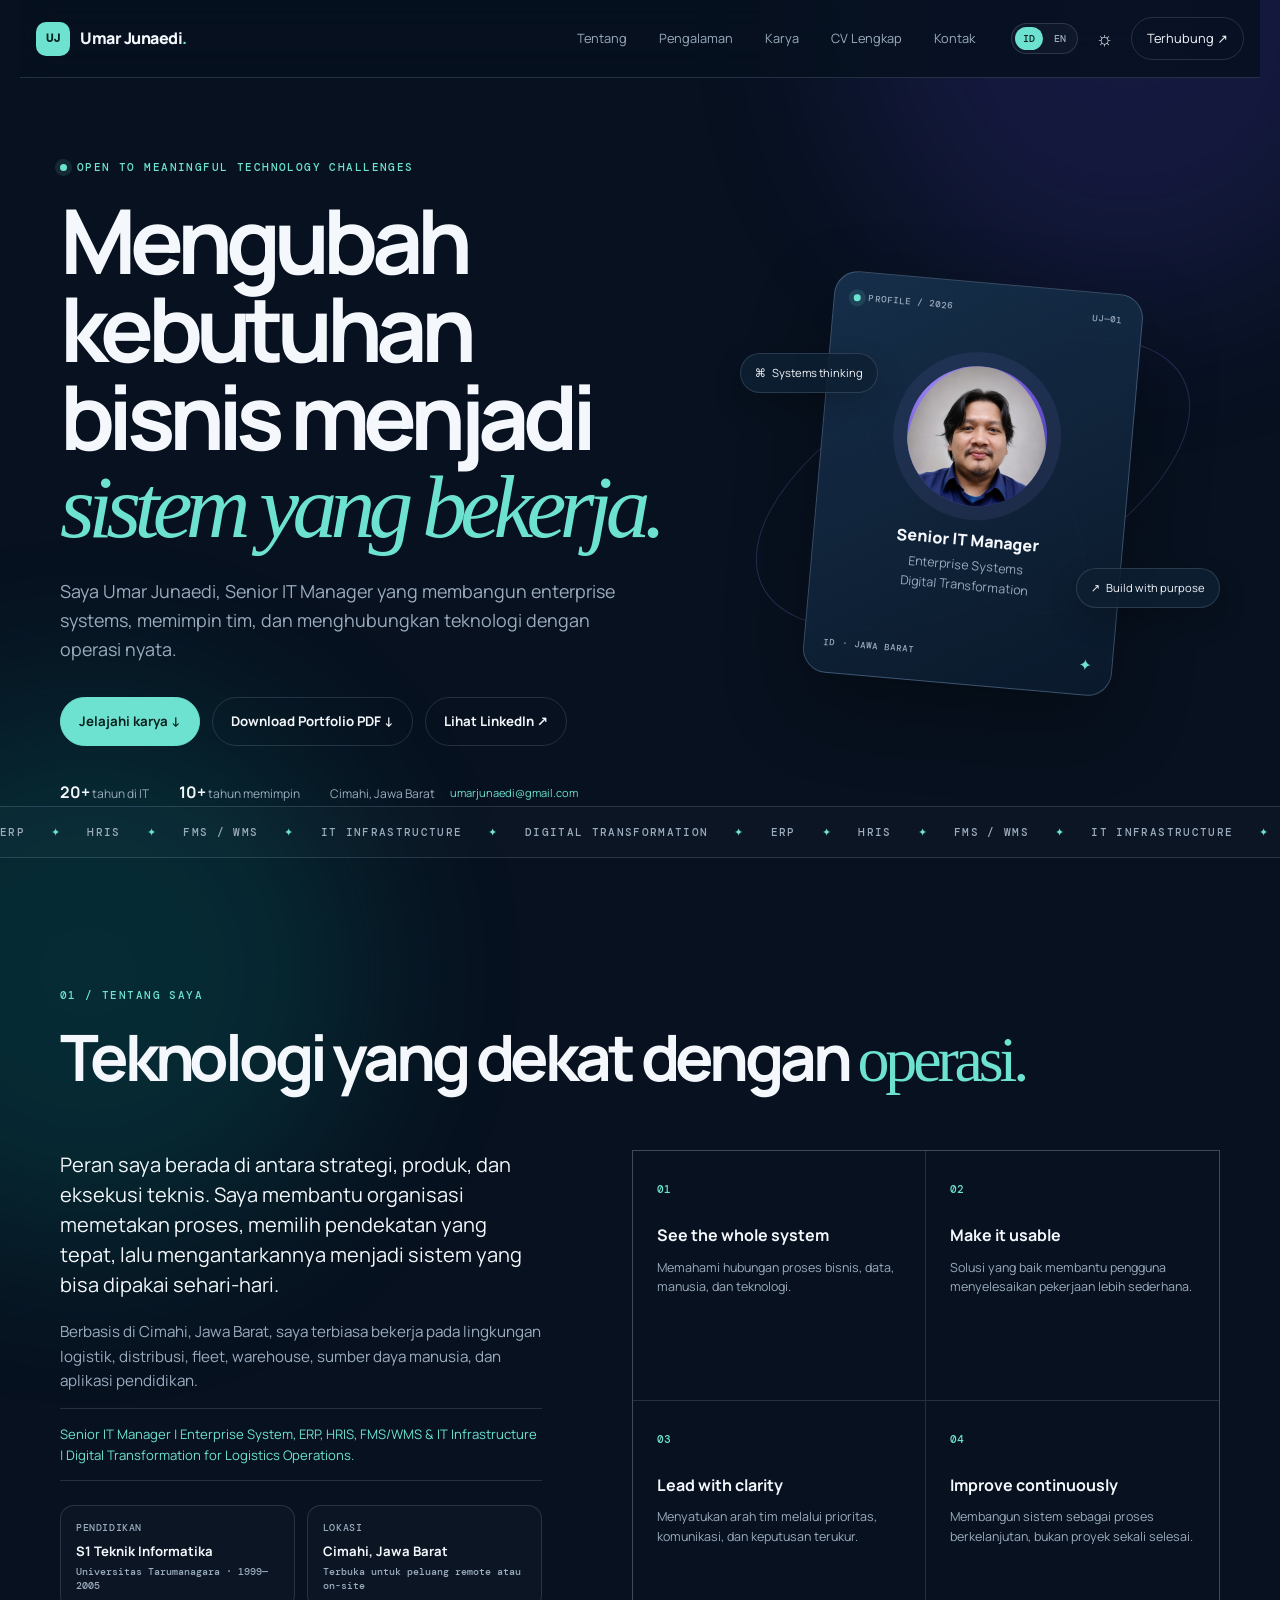
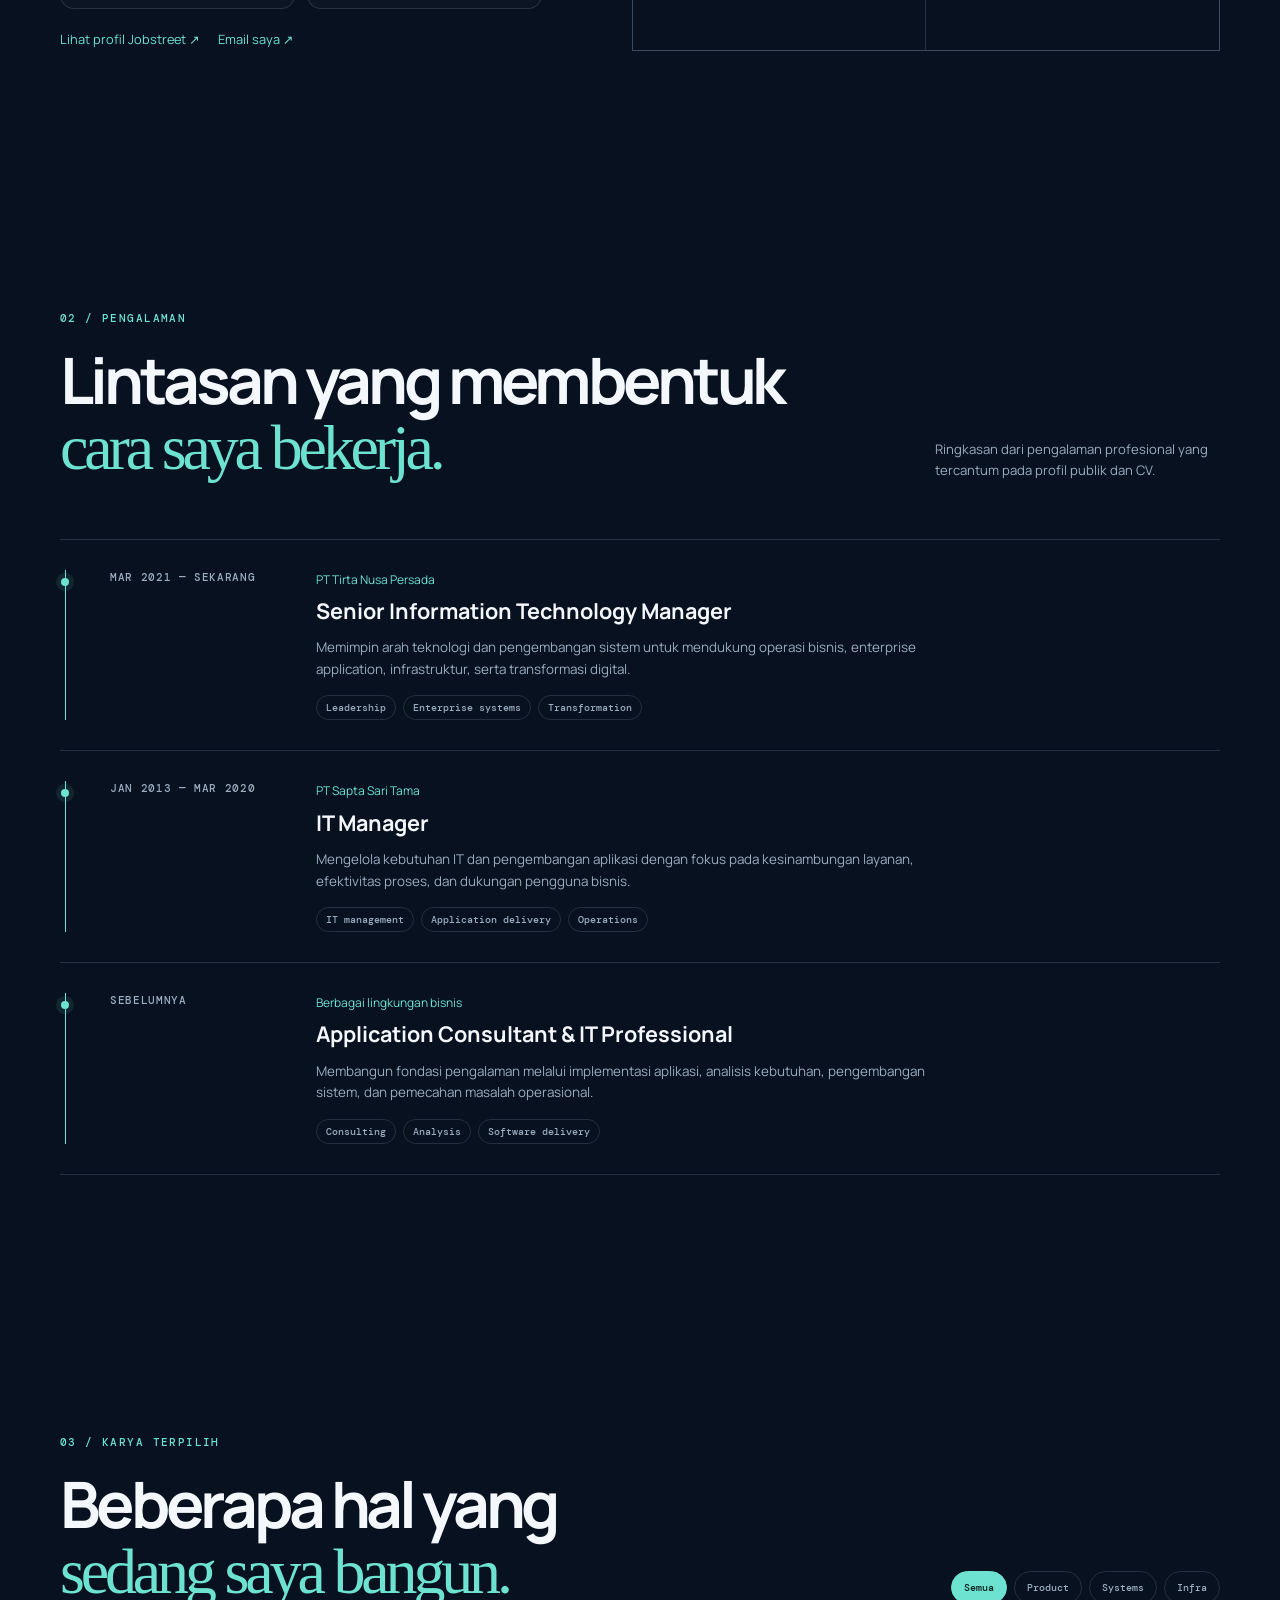
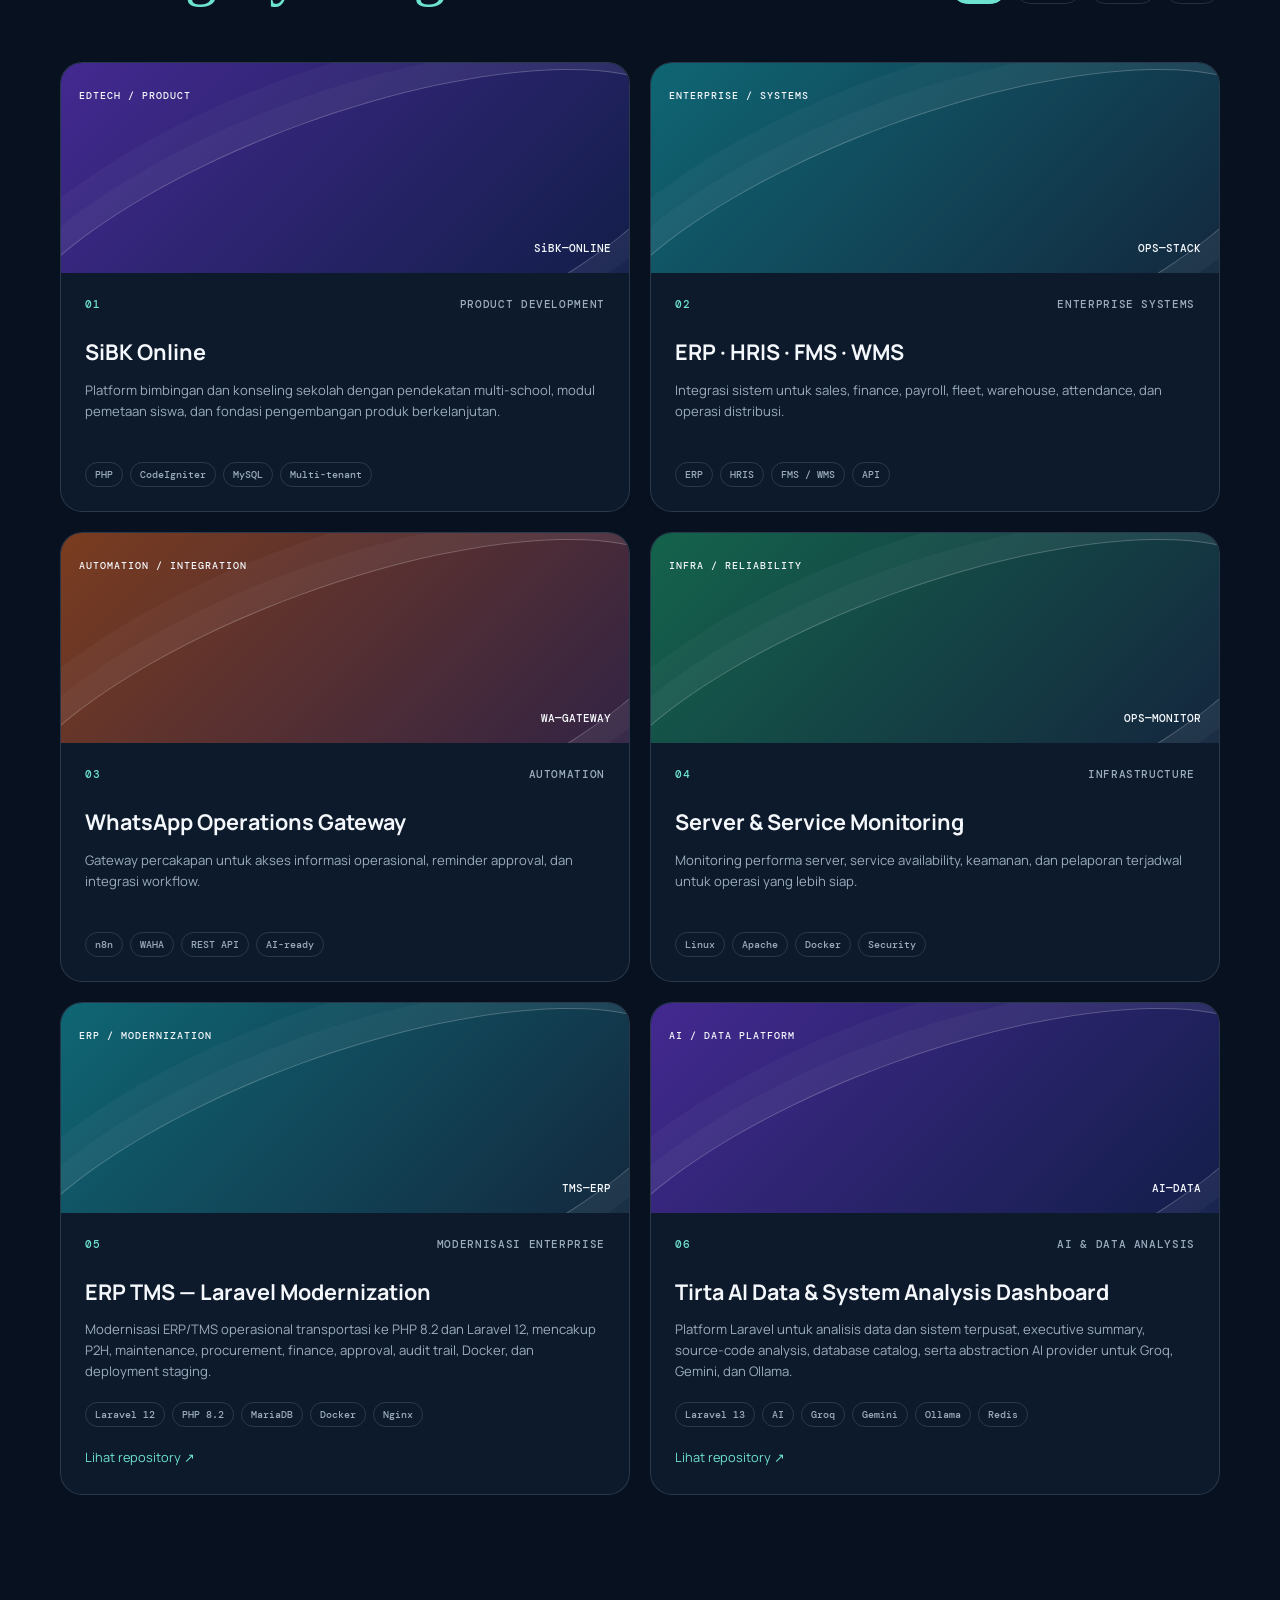
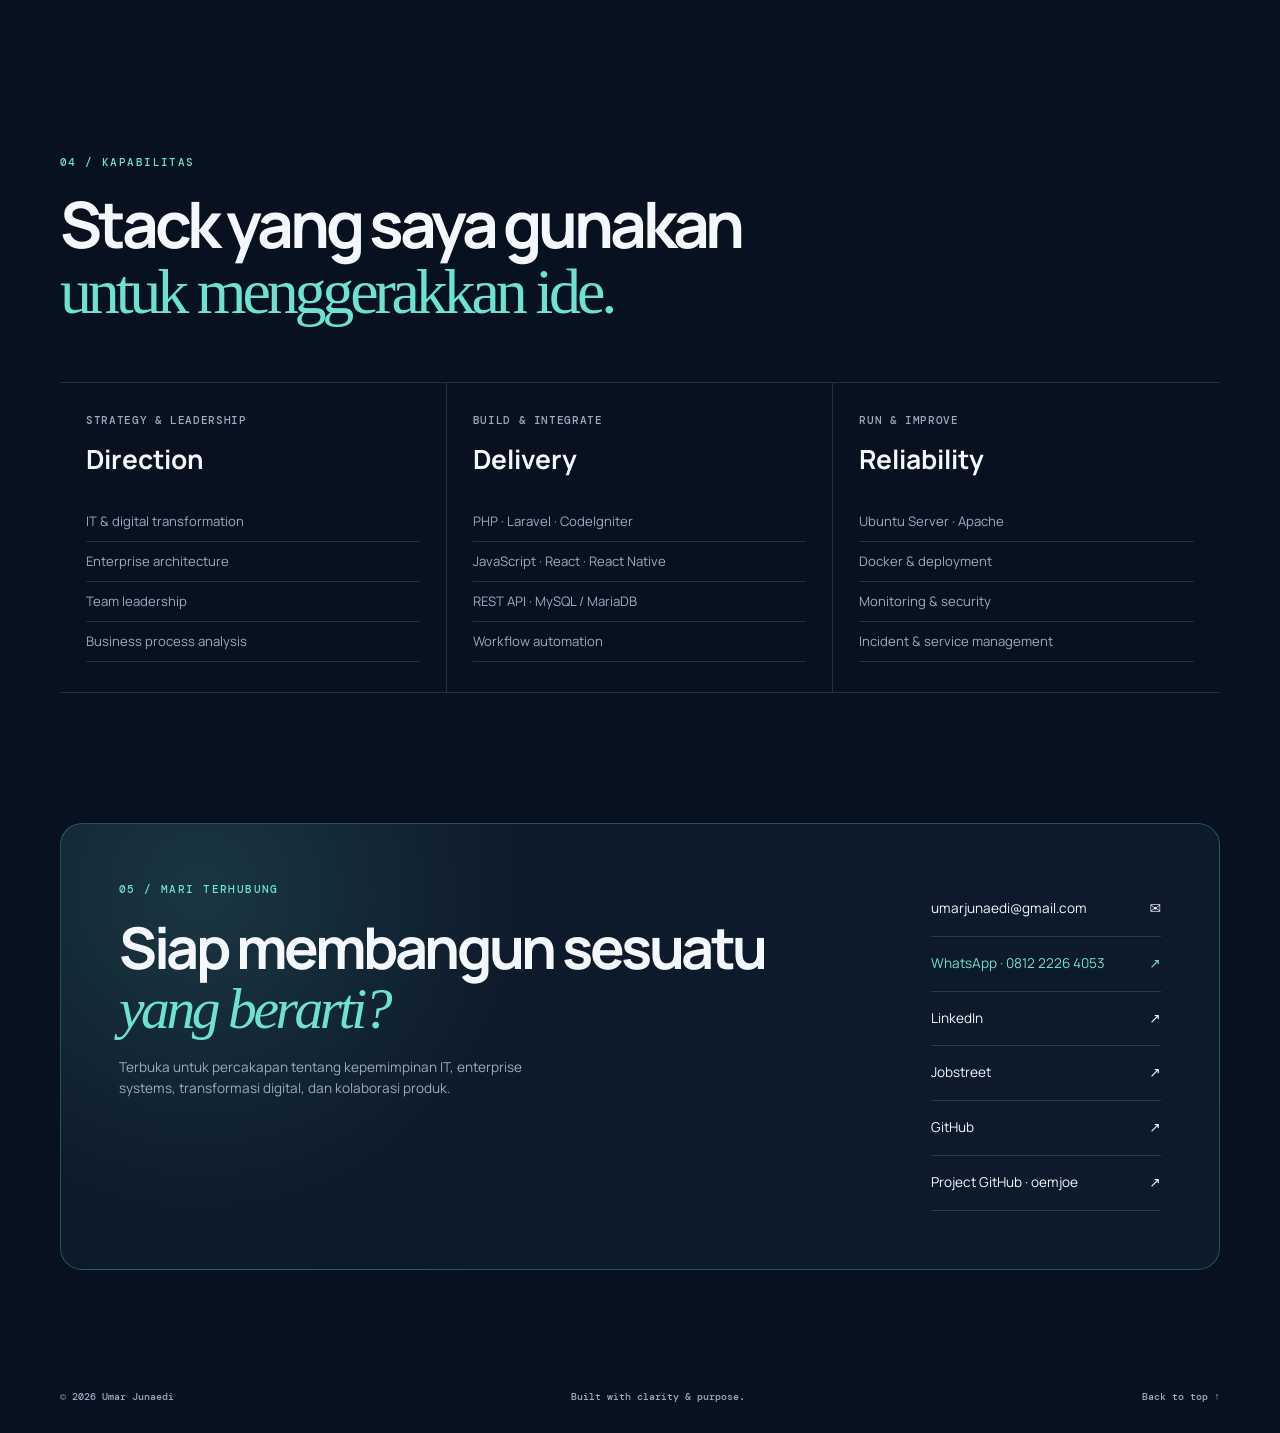
<file: index.html>
<!doctype html>
<html lang="id">
<head>
  <meta charset="utf-8" />
  <meta name="viewport" content="width=device-width, initial-scale=1" />
  <meta name="theme-color" content="#07111f" />
  <meta name="description" content="Portofolio Umar Junaedi — Senior IT Manager, enterprise systems architect, dan pemimpin transformasi digital." />
  <meta property="og:title" content="Umar Junaedi — Senior IT Manager" />
  <meta property="og:description" content="Enterprise systems, digital transformation, ERP, HRIS, FMS/WMS, AI, data analysis, dan IT infrastructure." />
  <meta property="og:type" content="website" />
  <link rel="icon" href="favicon.svg" type="image/svg+xml" />
  <link rel="stylesheet" href="styles.css" />
  <title>Umar Junaedi — Senior IT Manager</title>
  <script type="application/ld+json">
  {"@context":"https://schema.org","@type":"Person","name":"Umar Junaedi","jobTitle":"Senior IT Manager","url":"https://oemjoen.github.io/Umar-Junaedi/","address":{"@type":"PostalAddress","addressLocality":"Cimahi","addressRegion":"Jawa Barat","addressCountry":"ID"},"sameAs":["https://www.linkedin.com/in/umar-junaedi-b1b0233a/","https://id.jobstreet.com/id/profiles/umar-junaedi-dJKS6WzvSw","https://github.com/oemjoen","https://github.com/oemjoe"],"knowsAbout":["IT leadership","Enterprise systems","ERP","HRIS","FMS","WMS","Digital transformation","Laravel","CodeIgniter","Linux","Docker","AI and data analysis"]}
  </script>
</head>
<body>
  <div class="ambient ambient-one"></div><div class="ambient ambient-two"></div>
  <header class="site-header" id="top">
    <a class="brand" href="#top"><span class="brand-mark">UJ</span><span>Umar Junaedi<span class="brand-dot">.</span></span></a>
    <nav class="desktop-nav" aria-label="Navigasi utama"><a href="#about">Tentang</a><a href="#experience">Pengalaman</a><a href="#work">Karya</a><a href="cv.html">CV Lengkap</a><a href="#contact">Kontak</a></nav>
    <div class="header-actions"><div class="language-switcher" role="group" aria-label="Pilih bahasa"><button class="language-button is-active" data-language="id" type="button">ID</button><button class="language-button" data-language="en" type="button">EN</button></div><button class="icon-button" id="theme-toggle" aria-label="Ganti tema">☼</button><a class="header-cta" href="https://www.linkedin.com/in/umar-junaedi-b1b0233a/" target="_blank" rel="noreferrer">Terhubung ↗</a><button class="menu-button" id="menu-toggle" aria-label="Buka menu" aria-expanded="false"><span></span><span></span></button></div>
  </header>
  <main>
    <section class="hero section-shell">
      <div class="hero-copy reveal"><p class="eyebrow"><span class="pulse"></span> Open to meaningful technology challenges</p><h1>Mengubah kebutuhan bisnis menjadi <em>sistem yang bekerja.</em></h1><p class="hero-lead">Saya Umar Junaedi, Senior IT Manager yang membangun enterprise systems, memimpin tim, dan menghubungkan teknologi dengan operasi nyata.</p><div class="hero-actions"><a class="button button-primary" href="#work">Jelajahi karya ↓</a><a class="button button-ghost pdf-link" href="Umar-Junaedi-Portfolio.pdf" download>Download Portfolio PDF ↓</a><a class="button button-ghost" href="https://www.linkedin.com/in/umar-junaedi-b1b0233a/" target="_blank" rel="noreferrer">Lihat LinkedIn ↗</a></div><div class="hero-meta"><span><strong>20+</strong> tahun di IT</span><i></i><span><strong>10+</strong> tahun memimpin</span><i></i><span>Cimahi, Jawa Barat</span><a class="email-link" href="mailto:umarjunaedi@gmail.com">umarjunaedi@gmail.com</a></div></div>
      <div class="hero-visual reveal reveal-delay"><div class="orbit orbit-large"></div><div class="orbit orbit-small"></div><div class="profile-card"><div class="profile-card-top"><span class="status-dot"></span><span>PROFILE / 2026</span><span class="profile-card-code">UJ—01</span></div><div class="avatar"><img src="assets/umar-profile.jpg" alt="Foto profil Umar Junaedi" /></div><p class="profile-role">Senior IT Manager</p><p class="profile-focus">Enterprise Systems<br />Digital Transformation</p><div class="profile-card-bottom"><span>ID · JAWA BARAT</span><span>✦</span></div></div><div class="float-chip chip-system">⌘ &nbsp; Systems thinking</div><div class="float-chip chip-build">↗ &nbsp; Build with purpose</div></div>
    </section>
    <section class="marquee-band" aria-label="Area keahlian"><div class="marquee-track"><span>ERP</span><i>✦</i><span>HRIS</span><i>✦</i><span>FMS / WMS</span><i>✦</i><span>IT INFRASTRUCTURE</span><i>✦</i><span>DIGITAL TRANSFORMATION</span><i>✦</i><span>ERP</span><i>✦</i><span>HRIS</span><i>✦</i><span>FMS / WMS</span><i>✦</i><span>IT INFRASTRUCTURE</span><i>✦</i></div></section>
    <section class="section-shell section" id="about"><div class="section-heading reveal"><p class="eyebrow">01 / Tentang saya</p><h2>Teknologi yang dekat dengan <span>operasi.</span></h2></div><div class="about-grid"><div class="about-copy reveal"><p class="large-copy">Peran saya berada di antara strategi, produk, dan eksekusi teknis. Saya membantu organisasi memetakan proses, memilih pendekatan yang tepat, lalu mengantarkannya menjadi sistem yang bisa dipakai sehari-hari.</p><p>Berbasis di Cimahi, Jawa Barat, saya terbiasa bekerja pada lingkungan logistik, distribusi, fleet, warehouse, sumber daya manusia, dan aplikasi pendidikan.</p><p class="profile-headline">Senior IT Manager | Enterprise System, ERP, HRIS, FMS/WMS &amp; IT Infrastructure | Digital Transformation for Logistics Operations.</p><div class="profile-facts"><div><span>Pendidikan</span><strong>S1 Teknik Informatika</strong><small>Universitas Tarumanagara · 1999—2005</small></div><div><span>Lokasi</span><strong>Cimahi, Jawa Barat</strong><small>Terbuka untuk peluang remote atau on-site</small></div></div><a class="text-link" href="https://id.jobstreet.com/id/profiles/umar-junaedi-dJKS6WzvSw" target="_blank" rel="noreferrer">Lihat profil Jobstreet ↗</a><a class="text-link secondary-link" href="mailto:umarjunaedi@gmail.com">Email saya ↗</a></div><div class="principles-grid reveal reveal-delay"><article><span>01</span><h3>See the whole system</h3><p>Memahami hubungan proses bisnis, data, manusia, dan teknologi.</p></article><article><span>02</span><h3>Make it usable</h3><p>Solusi yang baik membantu pengguna menyelesaikan pekerjaan lebih sederhana.</p></article><article><span>03</span><h3>Lead with clarity</h3><p>Menyatukan arah tim melalui prioritas, komunikasi, dan keputusan terukur.</p></article><article><span>04</span><h3>Improve continuously</h3><p>Membangun sistem sebagai proses berkelanjutan, bukan proyek sekali selesai.</p></article></div></div></section>
    <section class="section-shell section" id="experience"><div class="section-heading split-heading reveal"><div><p class="eyebrow">02 / Pengalaman</p><h2>Lintasan yang membentuk<br /><span>cara saya bekerja.</span></h2></div><p class="heading-note">Ringkasan dari pengalaman profesional yang tercantum pada profil publik dan CV.</p></div><div class="timeline"><article class="timeline-item reveal"><div class="timeline-marker"></div><div class="timeline-date">Mar 2021 — Sekarang</div><div class="timeline-content"><p class="timeline-company">PT Tirta Nusa Persada</p><h3>Senior Information Technology Manager</h3><p>Memimpin arah teknologi dan pengembangan sistem untuk mendukung operasi bisnis, enterprise application, infrastruktur, serta transformasi digital.</p><div class="tag-row"><span>Leadership</span><span>Enterprise systems</span><span>Transformation</span></div></div></article><article class="timeline-item reveal"><div class="timeline-marker"></div><div class="timeline-date">Jan 2013 — Mar 2020</div><div class="timeline-content"><p class="timeline-company">PT Sapta Sari Tama</p><h3>IT Manager</h3><p>Mengelola kebutuhan IT dan pengembangan aplikasi dengan fokus pada kesinambungan layanan, efektivitas proses, dan dukungan pengguna bisnis.</p><div class="tag-row"><span>IT management</span><span>Application delivery</span><span>Operations</span></div></div></article><article class="timeline-item reveal"><div class="timeline-marker"></div><div class="timeline-date">Sebelumnya</div><div class="timeline-content"><p class="timeline-company">Berbagai lingkungan bisnis</p><h3>Application Consultant & IT Professional</h3><p>Membangun fondasi pengalaman melalui implementasi aplikasi, analisis kebutuhan, pengembangan sistem, dan pemecahan masalah operasional.</p><div class="tag-row"><span>Consulting</span><span>Analysis</span><span>Software delivery</span></div></div></article></div></section>
    <section class="section-shell section work-section" id="work"><div class="section-heading split-heading reveal"><div><p class="eyebrow">03 / Karya terpilih</p><h2>Beberapa hal yang<br /><span>sedang saya bangun.</span></h2></div><div class="filter-group"><button class="filter-button is-active" data-filter="all">Semua</button><button class="filter-button" data-filter="product">Product</button><button class="filter-button" data-filter="systems">Systems</button><button class="filter-button" data-filter="infra">Infra</button></div></div><div class="project-grid"><article class="project-card project-featured reveal" data-category="product"><div class="project-visual visual-purple"><span>EDTECH / PRODUCT</span><b>SiBK—ONLINE</b></div><div class="project-body"><div class="project-meta"><span>01</span><span>Product development</span></div><h3>SiBK Online</h3><p>Platform bimbingan dan konseling sekolah dengan pendekatan multi-school, modul pemetaan siswa, dan fondasi pengembangan produk berkelanjutan.</p><div class="tag-row"><span>PHP</span><span>CodeIgniter</span><span>MySQL</span><span>Multi-tenant</span></div></div></article><article class="project-card reveal" data-category="systems"><div class="project-visual visual-cyan"><span>ENTERPRISE / SYSTEMS</span><b>OPS—STACK</b></div><div class="project-body"><div class="project-meta"><span>02</span><span>Enterprise systems</span></div><h3>ERP · HRIS · FMS · WMS</h3><p>Integrasi sistem untuk sales, finance, payroll, fleet, warehouse, attendance, dan operasi distribusi.</p><div class="tag-row"><span>ERP</span><span>HRIS</span><span>FMS / WMS</span><span>API</span></div></div></article><article class="project-card reveal" data-category="systems"><div class="project-visual visual-orange"><span>AUTOMATION / INTEGRATION</span><b>WA—GATEWAY</b></div><div class="project-body"><div class="project-meta"><span>03</span><span>Automation</span></div><h3>WhatsApp Operations Gateway</h3><p>Gateway percakapan untuk akses informasi operasional, reminder approval, dan integrasi workflow.</p><div class="tag-row"><span>n8n</span><span>WAHA</span><span>REST API</span><span>AI-ready</span></div></div></article><article class="project-card reveal" data-category="infra"><div class="project-visual visual-green"><span>INFRA / RELIABILITY</span><b>OPS—MONITOR</b></div><div class="project-body"><div class="project-meta"><span>04</span><span>Infrastructure</span></div><h3>Server & Service Monitoring</h3><p>Monitoring performa server, service availability, keamanan, dan pelaporan terjadwal untuk operasi yang lebih siap.</p><div class="tag-row"><span>Linux</span><span>Apache</span><span>Docker</span><span>Security</span></div></div></article></div></section>
    <section class="section-shell section"><div class="section-heading reveal"><p class="eyebrow">04 / Kapabilitas</p><h2>Stack yang saya gunakan<br /><span>untuk menggerakkan ide.</span></h2></div><div class="capability-grid reveal"><div><p>Strategy & leadership</p><h3>Direction</h3><ul><li>IT & digital transformation</li><li>Enterprise architecture</li><li>Team leadership</li><li>Business process analysis</li></ul></div><div><p>Build & integrate</p><h3>Delivery</h3><ul><li>PHP · Laravel · CodeIgniter</li><li>JavaScript · React · React Native</li><li>REST API · MySQL / MariaDB</li><li>Workflow automation</li></ul></div><div><p>Run & improve</p><h3>Reliability</h3><ul><li>Ubuntu Server · Apache</li><li>Docker & deployment</li><li>Monitoring & security</li><li>Incident & service management</li></ul></div></div></section>
    <section class="section-shell contact-section" id="contact"><div class="contact-card reveal"><div><p class="eyebrow">05 / Mari terhubung</p><h2>Siap membangun sesuatu<br /><em>yang berarti?</em></h2><p>Terbuka untuk percakapan tentang kepemimpinan IT, enterprise systems, transformasi digital, dan kolaborasi produk.</p></div><div class="contact-links"><a href="mailto:umarjunaedi@gmail.com"><span>umarjunaedi@gmail.com</span><span>✉</span></a><a href="https://wa.me/6281222264053" target="_blank" rel="noreferrer"><span>WhatsApp · 0812 2226 4053</span><span>↗</span></a><a href="https://www.linkedin.com/in/umar-junaedi-b1b0233a/" target="_blank" rel="noreferrer"><span>LinkedIn</span><span>↗</span></a><a href="https://id.jobstreet.com/id/profiles/umar-junaedi-dJKS6WzvSw" target="_blank" rel="noreferrer"><span>Jobstreet</span><span>↗</span></a><a href="https://github.com/oemjoen" target="_blank" rel="noreferrer"><span>GitHub</span><span>↗</span></a></div></div></section>
  </main>
  <footer class="site-footer section-shell"><span>© <span id="year"></span> Umar Junaedi</span><span>Built with clarity & purpose.</span><a href="#top">Back to top ↑</a></footer>
  <script src="script.js" defer></script>
</body>
</html>
</file>
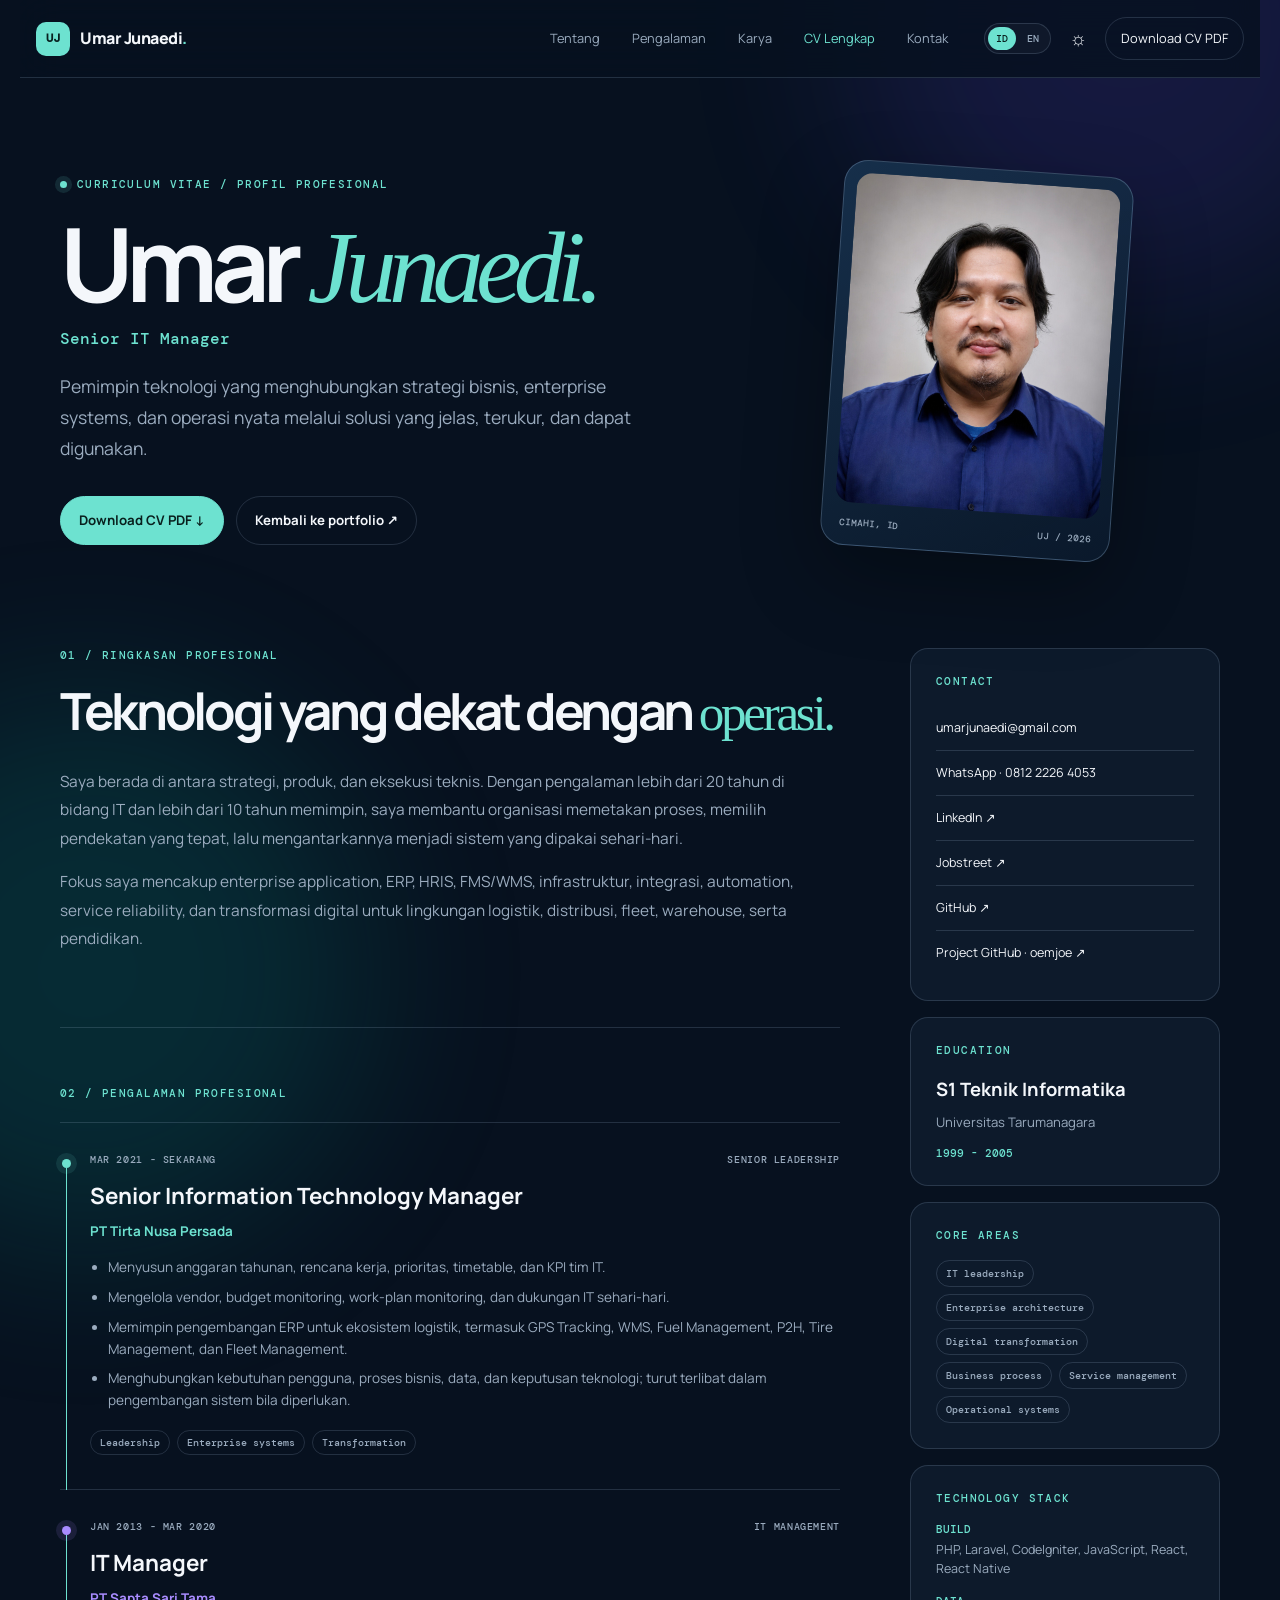
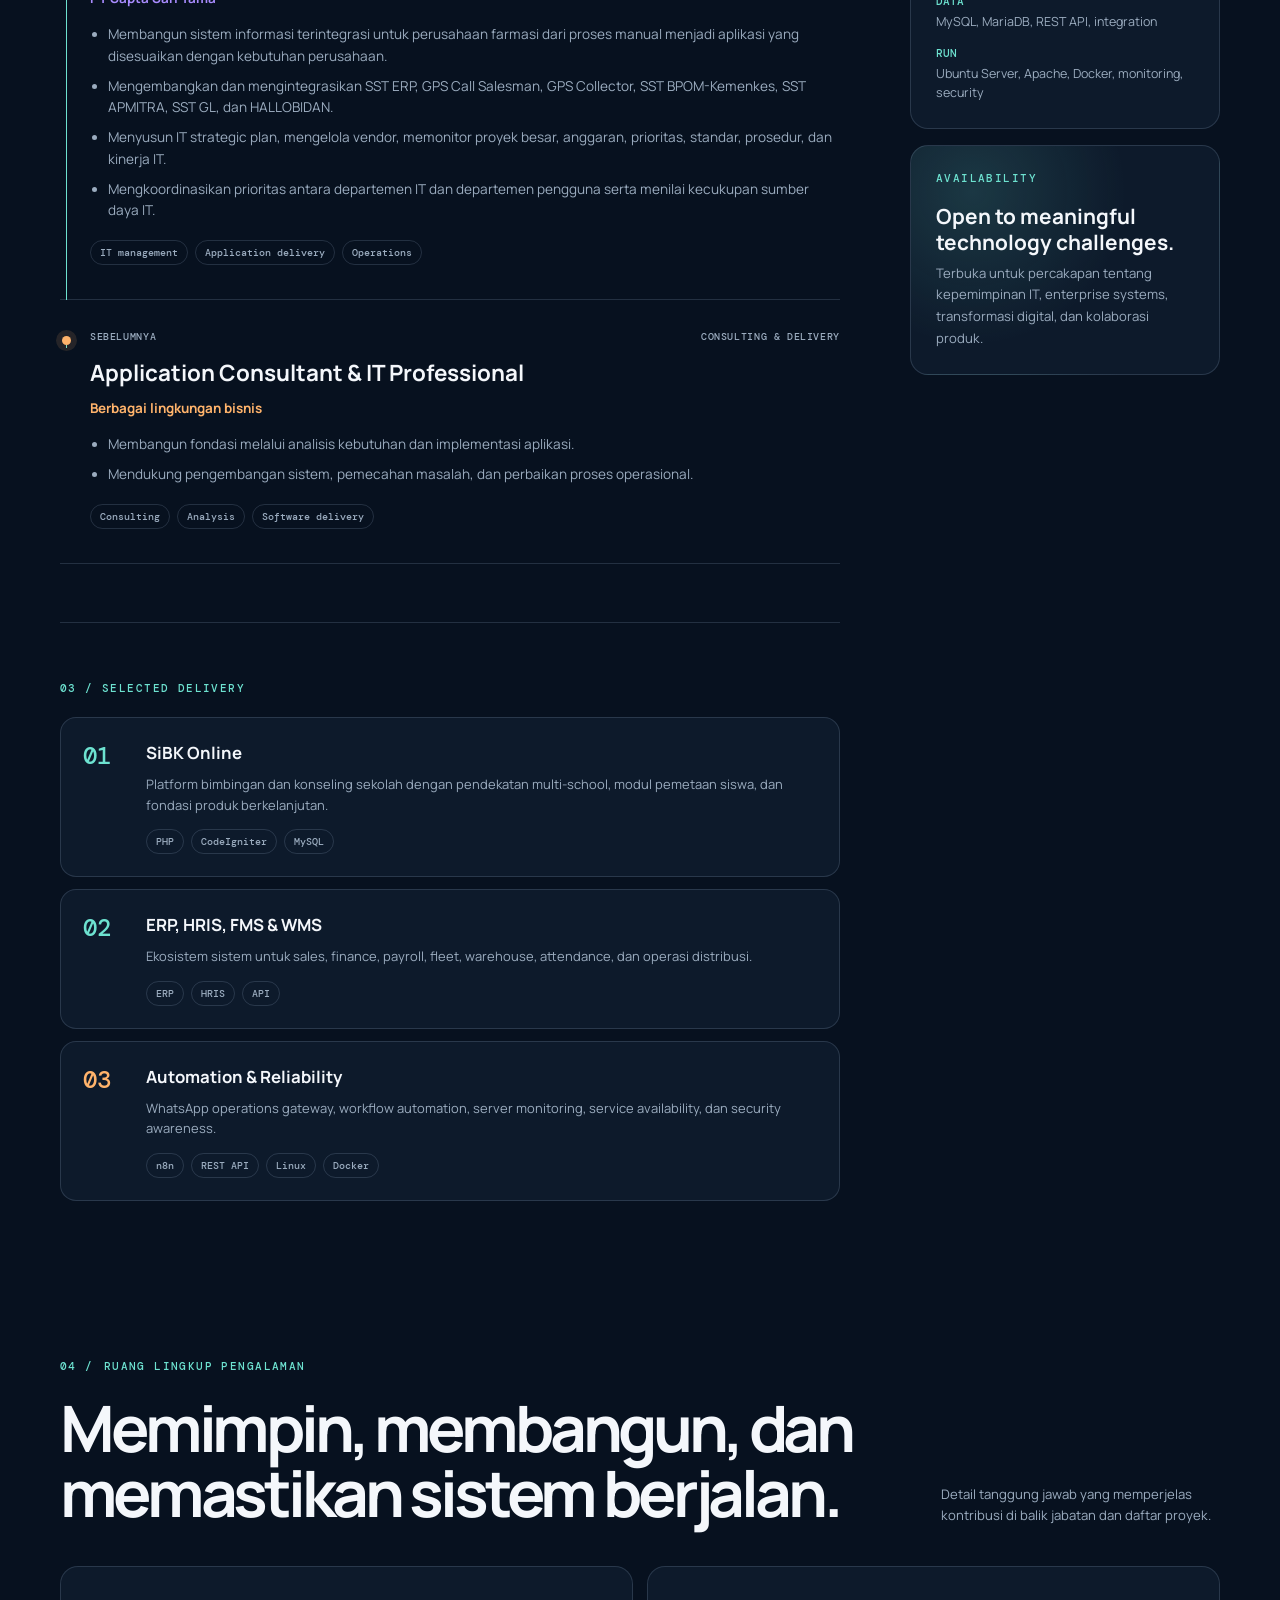
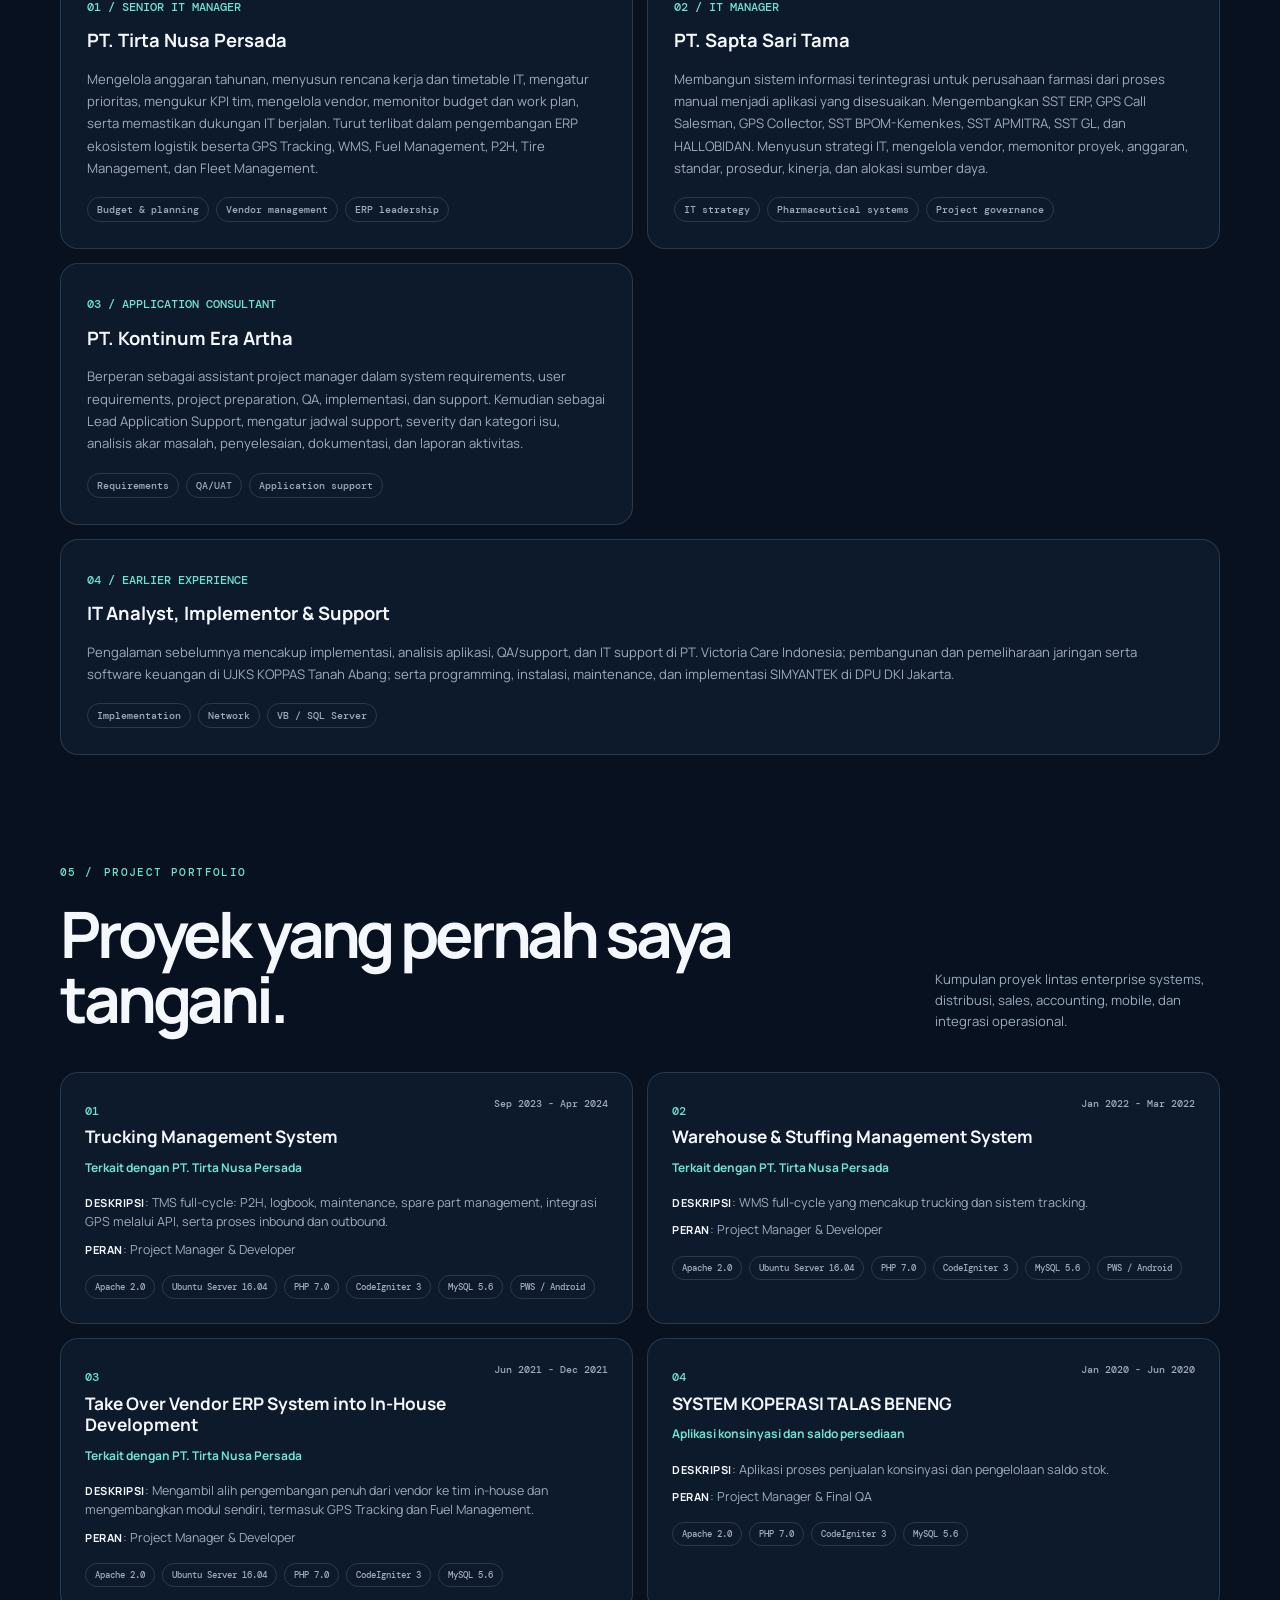
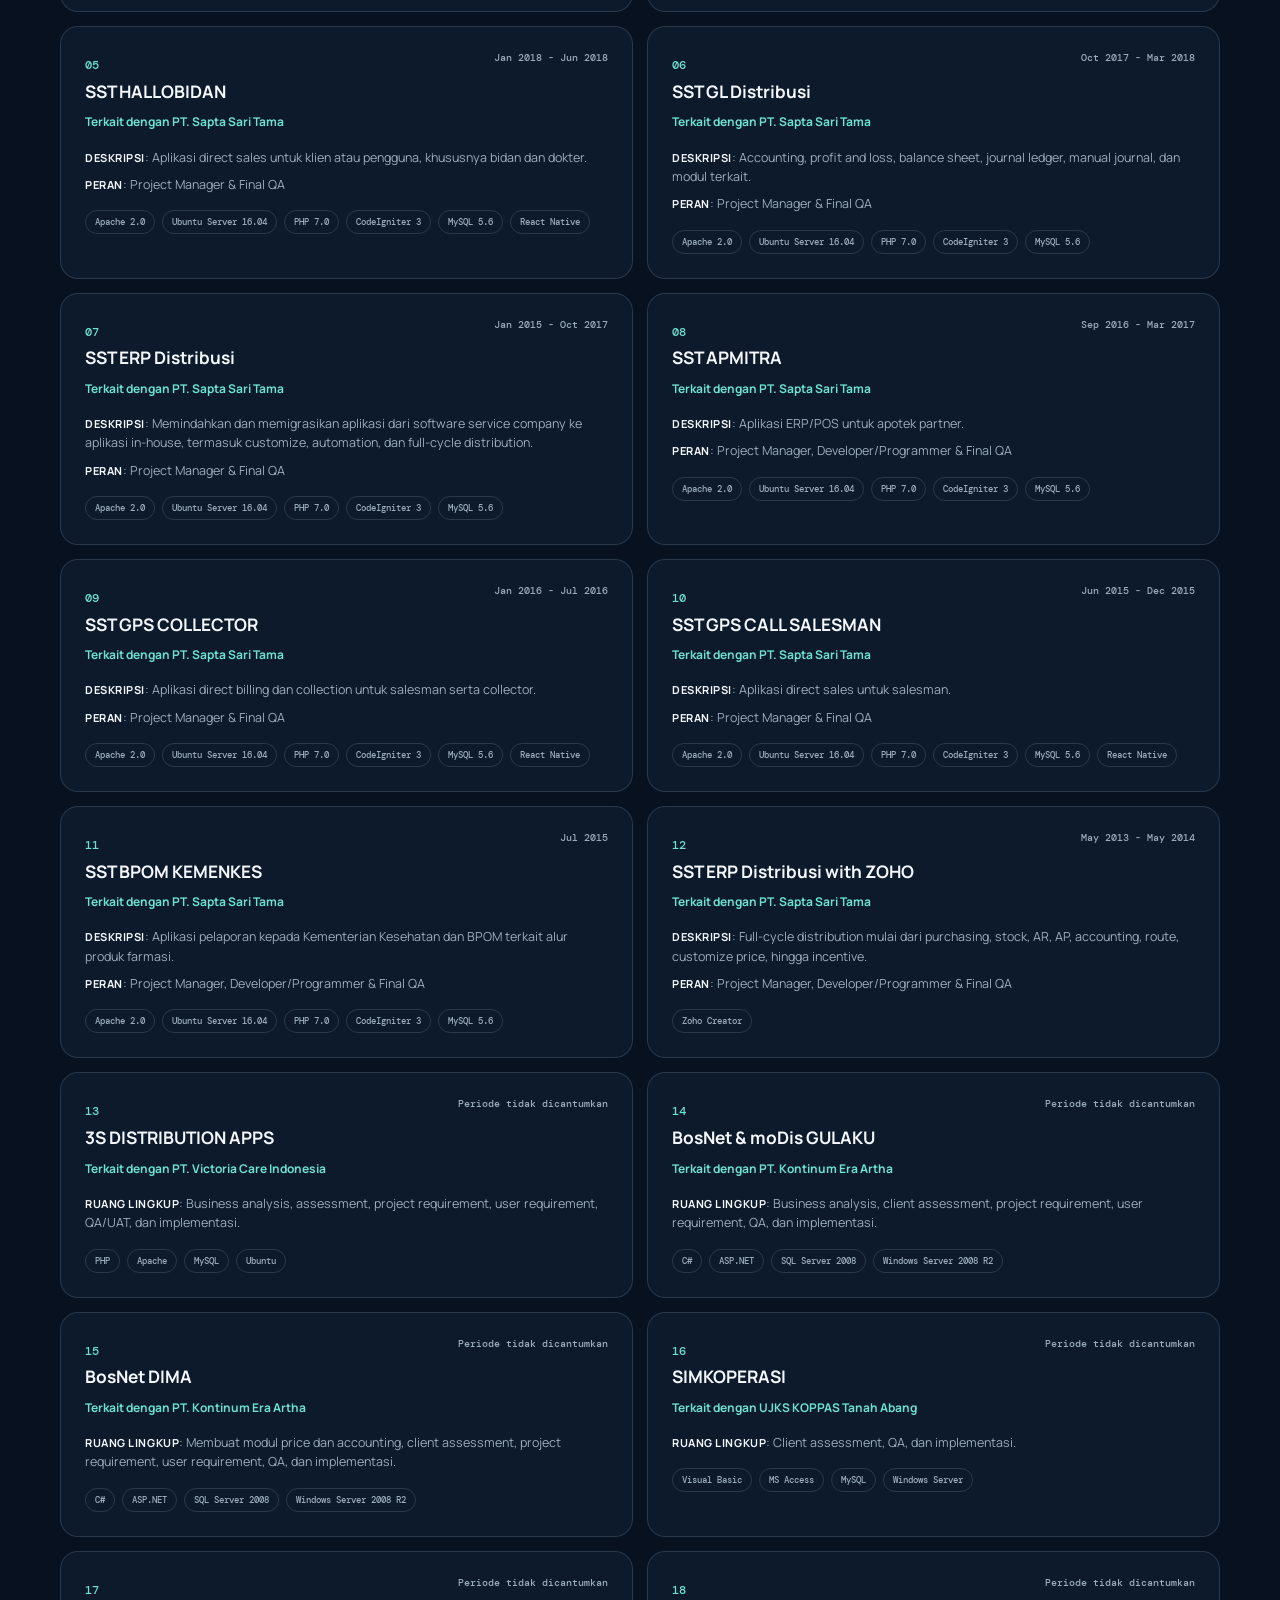
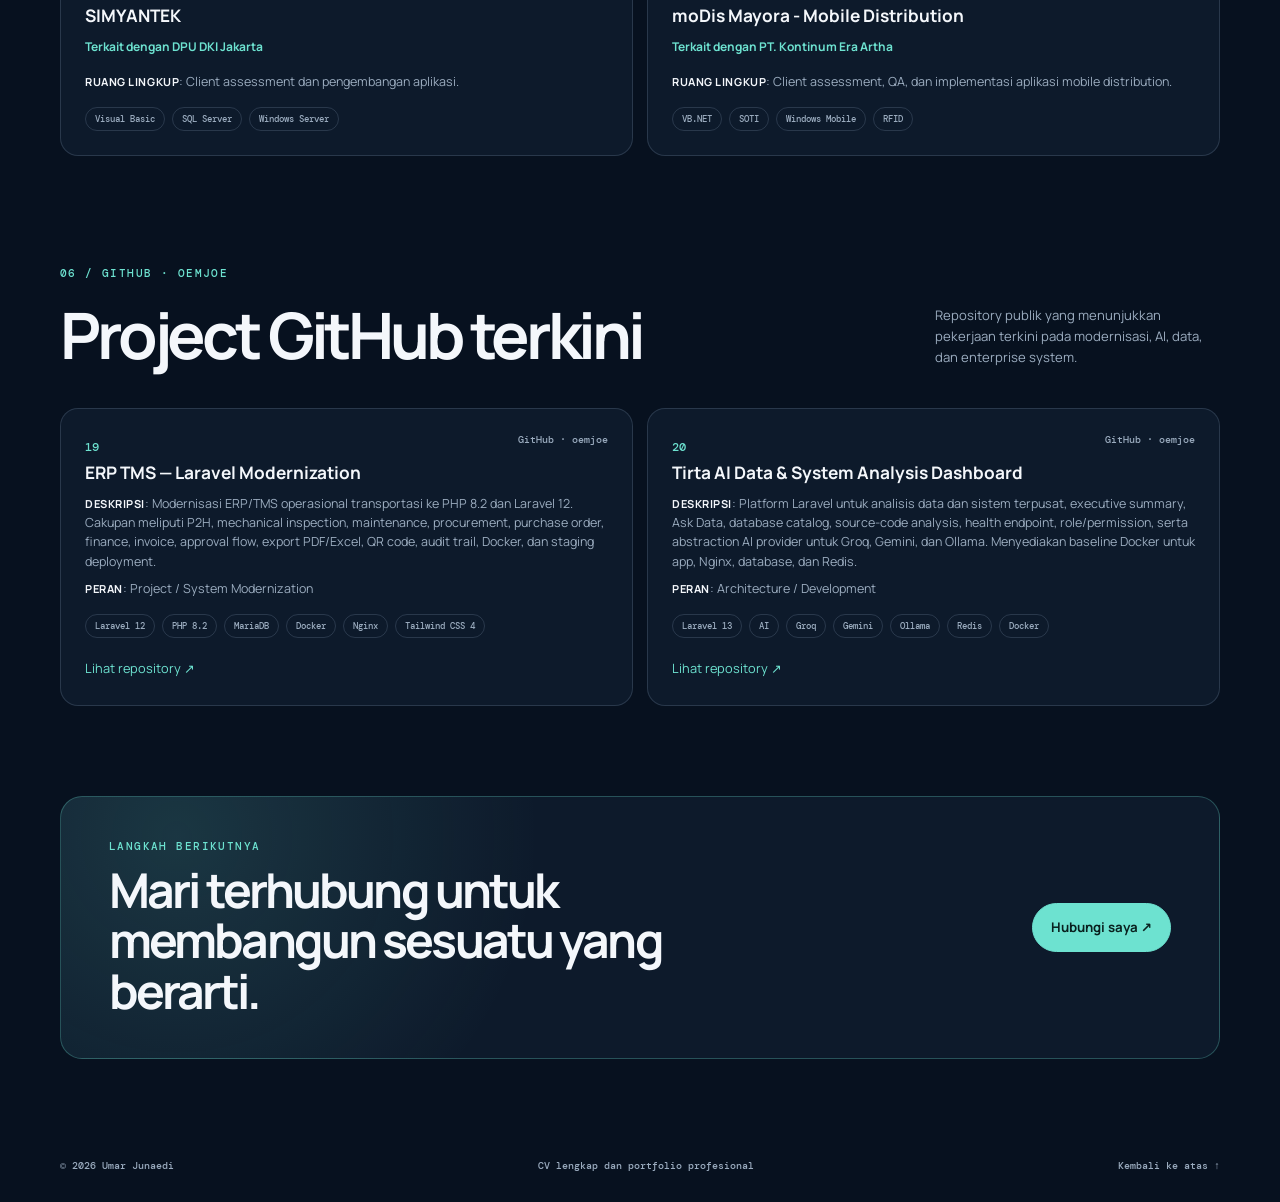
<file: cv.html>
<!doctype html>
<html lang="id">
<head>
  <meta charset="utf-8" />
  <meta name="viewport" content="width=device-width, initial-scale=1" />
  <meta name="theme-color" content="#07111f" />
  <meta name="description" content="CV lengkap Umar Junaedi - Senior IT Manager, enterprise systems, digital transformation, dan IT infrastructure." />
  <meta property="og:title" content="Umar Junaedi - CV Lengkap" />
  <meta property="og:description" content="Curriculum Vitae Umar Junaedi, Senior IT Manager." />
  <meta property="og:type" content="profile" />
  <link rel="icon" href="favicon.svg" type="image/svg+xml" />
  <link rel="stylesheet" href="styles.css" />
  <link rel="stylesheet" href="cv.css" />
  <link rel="stylesheet" href="cv-projects.css" />
  <title>Umar Junaedi - CV Lengkap</title>
</head>
<body class="cv-page">
  <div class="ambient ambient-one"></div><div class="ambient ambient-two"></div>
  <header class="site-header" id="top">
    <a class="brand" href="index.html"><span class="brand-mark">UJ</span><span>Umar Junaedi<span class="brand-dot">.</span></span></a>
    <nav class="desktop-nav" aria-label="Navigasi utama">
      <a href="index.html#about" data-id="Tentang" data-en="About">Tentang</a>
      <a href="index.html#experience" data-id="Pengalaman" data-en="Experience">Pengalaman</a>
      <a href="index.html#work" data-id="Karya" data-en="Work">Karya</a>
      <a class="is-current" href="cv.html" data-id="CV Lengkap" data-en="Full CV">CV Lengkap</a>
      <a href="index.html#contact" data-id="Kontak" data-en="Contact">Kontak</a>
    </nav>
    <div class="header-actions">
      <div class="language-switcher" role="group" aria-label="Pilih bahasa">
        <button class="language-button is-active" data-language="id" type="button">ID</button>
        <button class="language-button" data-language="en" type="button">EN</button>
      </div>
      <button class="icon-button" id="theme-toggle" aria-label="Ganti tema">☼</button>
      <a class="header-cta" href="Umar-Junaedi-CV.pdf" download data-id="Download CV PDF" data-en="Download PDF">Download PDF</a>
      <button class="menu-button" id="menu-toggle" aria-label="Buka menu" aria-expanded="false"><span></span><span></span></button>
    </div>
  </header>

  <main>
    <section class="cv-hero section-shell">
      <div class="cv-hero-copy">
        <p class="eyebrow"><span class="pulse"></span><span data-id="Curriculum Vitae / Profil profesional" data-en="Curriculum Vitae / Professional profile">Curriculum Vitae / Profil profesional</span></p>
        <h1>Umar <em>Junaedi.</em></h1>
        <p class="cv-role">Senior IT Manager</p>
        <p class="cv-lead" data-id="Pemimpin teknologi yang menghubungkan strategi bisnis, enterprise systems, dan operasi nyata melalui solusi yang jelas, terukur, dan dapat digunakan." data-en="A technology leader connecting business strategy, enterprise systems, and real operations through clear, measurable, usable solutions.">Pemimpin teknologi yang menghubungkan strategi bisnis, enterprise systems, dan operasi nyata melalui solusi yang jelas, terukur, dan dapat digunakan.</p>
        <div class="cv-actions">
          <a class="button button-primary" href="Umar-Junaedi-CV.pdf" download data-id="Download CV PDF ↓" data-en="Download CV PDF ↓">Download CV PDF ↓</a>
          <a class="button button-ghost" href="index.html" data-id="Kembali ke portfolio ↗" data-en="Back to portfolio ↗">Kembali ke portfolio ↗</a>
        </div>
      </div>
      <div class="cv-portrait-wrap">
        <div class="cv-portrait-orbit orbit-large"></div>
        <div class="cv-portrait-card">
          <img src="assets/umar-profile.jpg" alt="Foto profil Umar Junaedi" />
          <div class="cv-portrait-caption"><span>CIMAHI, ID</span><span>UJ / 2026</span></div>
        </div>
      </div>
    </section>

    <section class="section-shell cv-content" data-lang-content="id">
      <div class="cv-layout">
        <div class="cv-main-column">
          <section class="cv-block">
            <p class="eyebrow">01 / Ringkasan profesional</p>
            <h2>Teknologi yang dekat dengan <span>operasi.</span></h2>
            <p class="cv-intro">Saya berada di antara strategi, produk, dan eksekusi teknis. Dengan pengalaman lebih dari 20 tahun di bidang IT dan lebih dari 10 tahun memimpin, saya membantu organisasi memetakan proses, memilih pendekatan yang tepat, lalu mengantarkannya menjadi sistem yang dipakai sehari-hari.</p>
            <p class="cv-intro">Fokus saya mencakup enterprise application, ERP, HRIS, FMS/WMS, infrastruktur, integrasi, automation, service reliability, dan transformasi digital untuk lingkungan logistik, distribusi, fleet, warehouse, serta pendidikan.</p>
          </section>

          <section class="cv-block">
            <p class="eyebrow">02 / Pengalaman profesional</p>
            <div class="cv-entries">
              <article class="cv-entry">
                <div class="cv-entry-marker"></div>
                <div class="cv-entry-meta"><span>Mar 2021 - Sekarang</span><span>Senior leadership</span></div>
                <h3>Senior Information Technology Manager</h3>
                <p class="cv-company">PT Tirta Nusa Persada</p>
                <ul>
                  <li>Menyusun anggaran tahunan, rencana kerja, prioritas, timetable, dan KPI tim IT.</li>
                  <li>Mengelola vendor, budget monitoring, work-plan monitoring, dan dukungan IT sehari-hari.</li>
                  <li>Memimpin pengembangan ERP untuk ekosistem logistik, termasuk GPS Tracking, WMS, Fuel Management, P2H, Tire Management, dan Fleet Management.</li>
                  <li>Menghubungkan kebutuhan pengguna, proses bisnis, data, dan keputusan teknologi; turut terlibat dalam pengembangan sistem bila diperlukan.</li>
                </ul>
                <div class="tag-row"><span>Leadership</span><span>Enterprise systems</span><span>Transformation</span></div>
              </article>
              <article class="cv-entry">
                <div class="cv-entry-marker marker-purple"></div>
                <div class="cv-entry-meta"><span>Jan 2013 - Mar 2020</span><span>IT management</span></div>
                <h3>IT Manager</h3>
                <p class="cv-company company-purple">PT Sapta Sari Tama</p>
                <ul>
                  <li>Membangun sistem informasi terintegrasi untuk perusahaan farmasi dari proses manual menjadi aplikasi yang disesuaikan dengan kebutuhan perusahaan.</li>
                  <li>Mengembangkan dan mengintegrasikan SST ERP, GPS Call Salesman, GPS Collector, SST BPOM-Kemenkes, SST APMITRA, SST GL, dan HALLOBIDAN.</li>
                  <li>Menyusun IT strategic plan, mengelola vendor, memonitor proyek besar, anggaran, prioritas, standar, prosedur, dan kinerja IT.</li>
                  <li>Mengkoordinasikan prioritas antara departemen IT dan departemen pengguna serta menilai kecukupan sumber daya IT.</li>
                </ul>
                <div class="tag-row"><span>IT management</span><span>Application delivery</span><span>Operations</span></div>
              </article>
              <article class="cv-entry">
                <div class="cv-entry-marker marker-orange"></div>
                <div class="cv-entry-meta"><span>Sebelumnya</span><span>Consulting & delivery</span></div>
                <h3>Application Consultant & IT Professional</h3>
                <p class="cv-company company-orange">Berbagai lingkungan bisnis</p>
                <ul>
                  <li>Membangun fondasi melalui analisis kebutuhan dan implementasi aplikasi.</li>
                  <li>Mendukung pengembangan sistem, pemecahan masalah, dan perbaikan proses operasional.</li>
                </ul>
                <div class="tag-row"><span>Consulting</span><span>Analysis</span><span>Software delivery</span></div>
              </article>
            </div>
          </section>

          <section class="cv-block">
            <p class="eyebrow">03 / Selected delivery</p>
            <div class="cv-project-list">
              <article><span class="cv-project-no">01</span><div><h3>SiBK Online</h3><p>Platform bimbingan dan konseling sekolah dengan pendekatan multi-school, modul pemetaan siswa, dan fondasi produk berkelanjutan.</p><div class="tag-row"><span>PHP</span><span>CodeIgniter</span><span>MySQL</span></div></div></article>
              <article><span class="cv-project-no project-cyan">02</span><div><h3>ERP, HRIS, FMS & WMS</h3><p>Ekosistem sistem untuk sales, finance, payroll, fleet, warehouse, attendance, dan operasi distribusi.</p><div class="tag-row"><span>ERP</span><span>HRIS</span><span>API</span></div></div></article>
              <article><span class="cv-project-no project-orange">03</span><div><h3>Automation & Reliability</h3><p>WhatsApp operations gateway, workflow automation, server monitoring, service availability, dan security awareness.</p><div class="tag-row"><span>n8n</span><span>REST API</span><span>Linux</span><span>Docker</span></div></div></article>
            </div>
          </section>
        </div>

        <aside class="cv-side-column">
          <section class="cv-side-card cv-contact-card"><p class="eyebrow">Contact</p><a href="mailto:umarjunaedi@gmail.com">umarjunaedi@gmail.com</a><a href="https://wa.me/6281222264053" target="_blank" rel="noreferrer">WhatsApp · 0812 2226 4053</a><a href="https://www.linkedin.com/in/umar-junaedi-b1b0233a/" target="_blank" rel="noreferrer">LinkedIn ↗</a><a href="https://id.jobstreet.com/id/profiles/umar-junaedi-dJKS6WzvSw" target="_blank" rel="noreferrer">Jobstreet ↗</a><a href="https://github.com/oemjoen" target="_blank" rel="noreferrer">GitHub ↗</a></section>
          <section class="cv-side-card"><p class="eyebrow">Education</p><h3>S1 Teknik Informatika</h3><p>Universitas Tarumanagara</p><span>1999 - 2005</span></section>
          <section class="cv-side-card"><p class="eyebrow">Core areas</p><div class="cv-pill-list"><span>IT leadership</span><span>Enterprise architecture</span><span>Digital transformation</span><span>Business process</span><span>Service management</span><span>Operational systems</span></div></section>
          <section class="cv-side-card"><p class="eyebrow">Technology stack</p><div class="cv-stack-list"><div><strong>Build</strong><span>PHP, Laravel, CodeIgniter, JavaScript, React, React Native</span></div><div><strong>Data</strong><span>MySQL, MariaDB, REST API, integration</span></div><div><strong>Run</strong><span>Ubuntu Server, Apache, Docker, monitoring, security</span></div></div></section>
          <section class="cv-side-card cv-availability"><p class="eyebrow">Availability</p><h3>Open to meaningful technology challenges.</h3><p>Terbuka untuk percakapan tentang kepemimpinan IT, enterprise systems, transformasi digital, dan kolaborasi produk.</p></section>
        </aside>
      </div>
    </section>

    <section class="section-shell cv-content" data-lang-content="en" hidden>
      <div class="cv-layout">
        <div class="cv-main-column">
          <section class="cv-block"><p class="eyebrow">01 / Professional summary</p><h2>Technology close to <span>operations.</span></h2><p class="cv-intro">I work between strategy, product, and technical execution. With more than 20 years in IT and more than 10 years in leadership, I help organizations map processes, choose the right approach, and deliver systems that people can use every day.</p><p class="cv-intro">My focus covers enterprise applications, ERP, HRIS, FMS/WMS, infrastructure, integrations, automation, service reliability, and digital transformation across logistics, distribution, fleet, warehouse, and education environments.</p></section>
          <section class="cv-block"><p class="eyebrow">02 / Professional experience</p><div class="cv-entries"><article class="cv-entry"><div class="cv-entry-marker"></div><div class="cv-entry-meta"><span>Mar 2021 - Present</span><span>Senior leadership</span></div><h3>Senior Information Technology Manager</h3><p class="cv-company">PT Tirta Nusa Persada</p><ul><li>Lead technology direction and systems development supporting business operations.</li><li>Oversee enterprise applications, infrastructure, service continuity, and digital transformation.</li><li>Connect user needs, business processes, data, and technology decisions.</li></ul><div class="tag-row"><span>Leadership</span><span>Enterprise systems</span><span>Transformation</span></div></article><article class="cv-entry"><div class="cv-entry-marker marker-purple"></div><div class="cv-entry-meta"><span>Jan 2013 - Mar 2021</span><span>IT management</span></div><h3>IT Manager</h3><p class="cv-company company-purple">PT Sapta Sari Tama</p><ul><li>Managed IT needs, application delivery, and business user support.</li><li>Translated operational needs into more effective and usable solutions.</li><li>Maintained service continuity and coordinated technical issue resolution.</li></ul><div class="tag-row"><span>IT management</span><span>Application delivery</span><span>Operations</span></div></article><article class="cv-entry"><div class="cv-entry-marker marker-orange"></div><div class="cv-entry-meta"><span>Earlier</span><span>Consulting & delivery</span></div><h3>Application Consultant & IT Professional</h3><p class="cv-company company-orange">Various business environments</p><ul><li>Built a foundation through requirements analysis and application implementation.</li><li>Supported system development, problem solving, and operational improvement.</li></ul><div class="tag-row"><span>Consulting</span><span>Analysis</span><span>Software delivery</span></div></article></div></section>
          <section class="cv-block"><p class="eyebrow">03 / Selected delivery</p><div class="cv-project-list"><article><span class="cv-project-no">01</span><div><h3>SiBK Online</h3><p>School counseling platform with a multi-school approach, student mapping modules, and a foundation for continued product development.</p><div class="tag-row"><span>PHP</span><span>CodeIgniter</span><span>MySQL</span></div></div></article><article><span class="cv-project-no project-cyan">02</span><div><h3>ERP, HRIS, FMS & WMS</h3><p>Systems ecosystem for sales, finance, payroll, fleet, warehouse, attendance, and distribution operations.</p><div class="tag-row"><span>ERP</span><span>HRIS</span><span>API</span></div></div></article><article><span class="cv-project-no project-orange">03</span><div><h3>Automation & Reliability</h3><p>WhatsApp operations gateway, workflow automation, server monitoring, service availability, and security awareness.</p><div class="tag-row"><span>n8n</span><span>REST API</span><span>Linux</span><span>Docker</span></div></div></article></div></section>
        </div>
        <aside class="cv-side-column"><section class="cv-side-card cv-contact-card"><p class="eyebrow">Contact</p><a href="mailto:umarjunaedi@gmail.com">umarjunaedi@gmail.com</a><a href="https://wa.me/6281222264053" target="_blank" rel="noreferrer">WhatsApp · +62 812-2226-4053</a><a href="https://www.linkedin.com/in/umar-junaedi-b1b0233a/" target="_blank" rel="noreferrer">LinkedIn ↗</a><a href="https://id.jobstreet.com/id/profiles/umar-junaedi-dJKS6WzvSw" target="_blank" rel="noreferrer">Jobstreet ↗</a><a href="https://github.com/oemjoen" target="_blank" rel="noreferrer">GitHub ↗</a></section><section class="cv-side-card"><p class="eyebrow">Education</p><h3>Bachelor of Informatics</h3><p>Universitas Tarumanagara</p><span>1999 - 2005</span></section><section class="cv-side-card"><p class="eyebrow">Core areas</p><div class="cv-pill-list"><span>IT leadership</span><span>Enterprise architecture</span><span>Digital transformation</span><span>Business process</span><span>Service management</span><span>Operational systems</span></div></section><section class="cv-side-card"><p class="eyebrow">Technology stack</p><div class="cv-stack-list"><div><strong>Build</strong><span>PHP, Laravel, CodeIgniter, JavaScript, React, React Native</span></div><div><strong>Data</strong><span>MySQL, MariaDB, REST API, integration</span></div><div><strong>Run</strong><span>Ubuntu Server, Apache, Docker, monitoring, security</span></div></div></section><section class="cv-side-card cv-availability"><p class="eyebrow">Availability</p><h3>Open to meaningful technology challenges.</h3><p>Open to conversations about IT leadership, enterprise systems, digital transformation, and product collaboration.</p></section></aside>
      </div>
    </section>

    <section class="section-shell cv-experience-details">
      <div class="section-heading split-heading"><div><p class="eyebrow">04 / <span data-id="Ruang lingkup pengalaman" data-en="Experience scope">Ruang lingkup pengalaman</span></p><h2 data-id="Memimpin, membangun, dan memastikan sistem berjalan." data-en="Lead, build, and keep systems running.">Memimpin, membangun, dan memastikan sistem berjalan.</h2></div><p class="heading-note" data-id="Detail tanggung jawab yang memperjelas kontribusi di balik jabatan dan daftar proyek." data-en="Responsibilities that clarify the contribution behind each role and project list.">Detail tanggung jawab yang memperjelas kontribusi di balik jabatan dan daftar proyek.</p></div>
      <div class="cv-responsibility-grid">
        <article><span class="cv-project-kicker">01 / SENIOR IT MANAGER</span><h3>PT. Tirta Nusa Persada</h3><p data-id="Mengelola anggaran tahunan, menyusun rencana kerja dan timetable IT, mengatur prioritas, mengukur KPI tim, mengelola vendor, memonitor budget dan work plan, serta memastikan dukungan IT berjalan. Turut terlibat dalam pengembangan ERP ekosistem logistik beserta GPS Tracking, WMS, Fuel Management, P2H, Tire Management, dan Fleet Management." data-en="Manage annual budgets, IT work plans and timetables, team priorities, KPI assessment, vendors, budget and work-plan monitoring, and IT support. Also contribute to the logistics ERP ecosystem, including GPS Tracking, WMS, Fuel Management, P2H, Tire Management, and Fleet Management.">Mengelola anggaran tahunan, menyusun rencana kerja dan timetable IT, mengatur prioritas, mengukur KPI tim, mengelola vendor, memonitor budget dan work plan, serta memastikan dukungan IT berjalan. Turut terlibat dalam pengembangan ERP ekosistem logistik beserta GPS Tracking, WMS, Fuel Management, P2H, Tire Management, dan Fleet Management.</p><div class="tag-row"><span>Budget & planning</span><span>Vendor management</span><span>ERP leadership</span></div></article>
        <article><span class="cv-project-kicker project-cyan">02 / IT MANAGER</span><h3>PT. Sapta Sari Tama</h3><p data-id="Membangun sistem informasi terintegrasi untuk perusahaan farmasi dari proses manual menjadi aplikasi yang disesuaikan. Mengembangkan SST ERP, GPS Call Salesman, GPS Collector, SST BPOM-Kemenkes, SST APMITRA, SST GL, dan HALLOBIDAN. Menyusun strategi IT, mengelola vendor, memonitor proyek, anggaran, standar, prosedur, kinerja, dan alokasi sumber daya." data-en="Built an integrated information system for a pharmaceutical company, moving from manual processes to customized applications. Developed SST ERP, GPS Call Salesman, GPS Collector, SST BPOM-Kemenkes, SST APMITRA, SST GL, and HALLOBIDAN. Planned IT strategy, managed vendors, monitored projects, budgets, standards, procedures, performance, and resource allocation.">Membangun sistem informasi terintegrasi untuk perusahaan farmasi dari proses manual menjadi aplikasi yang disesuaikan. Mengembangkan SST ERP, GPS Call Salesman, GPS Collector, SST BPOM-Kemenkes, SST APMITRA, SST GL, dan HALLOBIDAN. Menyusun strategi IT, mengelola vendor, memonitor proyek, anggaran, standar, prosedur, kinerja, dan alokasi sumber daya.</p><div class="tag-row"><span>IT strategy</span><span>Pharmaceutical systems</span><span>Project governance</span></div></article>
        <article><span class="cv-project-kicker project-orange">03 / APPLICATION CONSULTANT</span><h3>PT. Kontinum Era Artha</h3><p data-id="Berperan sebagai assistant project manager dalam system requirements, user requirements, project preparation, QA, implementasi, dan support. Kemudian sebagai Lead Application Support, mengatur jadwal support, severity dan kategori isu, analisis akar masalah, penyelesaian, dokumentasi, dan laporan aktivitas." data-en="Worked as an assistant project manager across system requirements, user requirements, project preparation, QA, implementation, and support. Later served as Lead Application Support, coordinating support schedules, issue severity and categories, root-cause analysis, resolution, documentation, and activity reports.">Berperan sebagai assistant project manager dalam system requirements, user requirements, project preparation, QA, implementasi, dan support. Kemudian sebagai Lead Application Support, mengatur jadwal support, severity dan kategori isu, analisis akar masalah, penyelesaian, dokumentasi, dan laporan aktivitas.</p><div class="tag-row"><span>Requirements</span><span>QA/UAT</span><span>Application support</span></div></article>
        <article><span class="cv-project-kicker">04 / EARLIER EXPERIENCE</span><h3>IT Analyst, Implementor & Support</h3><p data-id="Pengalaman sebelumnya mencakup implementasi, analisis aplikasi, QA/support, dan IT support di PT. Victoria Care Indonesia; pembangunan dan pemeliharaan jaringan serta software keuangan di UJKS KOPPAS Tanah Abang; serta programming, instalasi, maintenance, dan implementasi SIMYANTEK di DPU DKI Jakarta." data-en="Earlier experience covered application implementation, analysis, QA/support, and IT support at PT. Victoria Care Indonesia; network, financial software, database, and custom reporting at UJKS KOPPAS Tanah Abang; plus programming, installation, maintenance, and implementation of SIMYANTEK at DPU DKI Jakarta.">Pengalaman sebelumnya mencakup implementasi, analisis aplikasi, QA/support, dan IT support di PT. Victoria Care Indonesia; pembangunan dan pemeliharaan jaringan serta software keuangan di UJKS KOPPAS Tanah Abang; serta programming, instalasi, maintenance, dan implementasi SIMYANTEK di DPU DKI Jakarta.</p><div class="tag-row"><span>Implementation</span><span>Network</span><span>VB / SQL Server</span></div></article>
      </div>
    </section>
    <section class="section-shell cv-project-archive">
      <div class="section-heading split-heading"><div><p class="eyebrow">05 / <span data-id="Project portfolio" data-en="Project portfolio">Project portfolio</span></p><h2 data-id="Proyek yang pernah saya tangani." data-en="Projects I have handled.">Proyek yang pernah saya tangani.</h2></div><p class="heading-note" data-id="Kumpulan proyek lintas enterprise systems, distribusi, sales, accounting, mobile, dan integrasi operasional." data-en="A cross-section of projects across enterprise systems, distribution, sales, accounting, mobile, and operational integrations.">Kumpulan proyek lintas enterprise systems, distribusi, sales, accounting, mobile, dan integrasi operasional.</p></div>
      <div class="cv-project-archive-grid">
        <article class="cv-project-record"><div class="cv-record-head"><div><span class="cv-project-kicker">01</span><h3>Trucking Management System</h3></div><span class="cv-record-date">Sep 2023 - Apr 2024</span></div><p class="cv-record-company" data-id="Terkait dengan PT. Tirta Nusa Persada" data-en="Associated with PT. Tirta Nusa Persada">Terkait dengan PT. Tirta Nusa Persada</p><p><strong data-id="Deskripsi" data-en="Description">Deskripsi</strong>: <span data-id="TMS full-cycle: P2H, logbook, maintenance, spare part management, integrasi GPS melalui API, serta proses inbound dan outbound." data-en="Full-cycle TMS covering P2H, logbook, maintenance, spare part management, GPS integration through API, and inbound and outbound processes.">TMS full-cycle: P2H, logbook, maintenance, spare part management, integrasi GPS melalui API, serta proses inbound dan outbound.</span></p><p><strong data-id="Peran" data-en="Role">Peran</strong>: Project Manager & Developer</p><div class="tag-row"><span>Apache 2.0</span><span>Ubuntu Server 16.04</span><span>PHP 7.0</span><span>CodeIgniter 3</span><span>MySQL 5.6</span><span>PWS / Android</span></div></article>
        <article class="cv-project-record"><div class="cv-record-head"><div><span class="cv-project-kicker project-cyan">02</span><h3>Warehouse & Stuffing Management System</h3></div><span class="cv-record-date">Jan 2022 - Mar 2022</span></div><p class="cv-record-company" data-id="Terkait dengan PT. Tirta Nusa Persada" data-en="Associated with PT. Tirta Nusa Persada">Terkait dengan PT. Tirta Nusa Persada</p><p><strong data-id="Deskripsi" data-en="Description">Deskripsi</strong>: <span data-id="WMS full-cycle yang mencakup trucking dan sistem tracking." data-en="Full-cycle WMS covering trucking and tracking system capabilities.">WMS full-cycle yang mencakup trucking dan sistem tracking.</span></p><p><strong data-id="Peran" data-en="Role">Peran</strong>: Project Manager & Developer</p><div class="tag-row"><span>Apache 2.0</span><span>Ubuntu Server 16.04</span><span>PHP 7.0</span><span>CodeIgniter 3</span><span>MySQL 5.6</span><span>PWS / Android</span></div></article>
        <article class="cv-project-record"><div class="cv-record-head"><div><span class="cv-project-kicker project-orange">03</span><h3>Take Over Vendor ERP System into In-House Development</h3></div><span class="cv-record-date">Jun 2021 - Dec 2021</span></div><p class="cv-record-company" data-id="Terkait dengan PT. Tirta Nusa Persada" data-en="Associated with PT. Tirta Nusa Persada">Terkait dengan PT. Tirta Nusa Persada</p><p><strong data-id="Deskripsi" data-en="Description">Deskripsi</strong>: <span data-id="Mengambil alih pengembangan penuh dari vendor ke tim in-house dan mengembangkan modul sendiri, termasuk GPS Tracking dan Fuel Management." data-en="Took over the full development lifecycle from a vendor to the in-house team and built new modules including GPS Tracking and Fuel Management.">Mengambil alih pengembangan penuh dari vendor ke tim in-house dan mengembangkan modul sendiri, termasuk GPS Tracking dan Fuel Management.</span></p><p><strong data-id="Peran" data-en="Role">Peran</strong>: Project Manager & Developer</p><div class="tag-row"><span>Apache 2.0</span><span>Ubuntu Server 16.04</span><span>PHP 7.0</span><span>CodeIgniter 3</span><span>MySQL 5.6</span></div></article>
        <article class="cv-project-record"><div class="cv-record-head"><div><span class="cv-project-kicker">04</span><h3>SYSTEM KOPERASI TALAS BENENG</h3></div><span class="cv-record-date">Jan 2020 - Jun 2020</span></div><p class="cv-record-company" data-id="Aplikasi konsinyasi dan saldo persediaan" data-en="Consignment sales and stock balance application">Aplikasi konsinyasi dan saldo persediaan</p><p><strong data-id="Deskripsi" data-en="Description">Deskripsi</strong>: <span data-id="Aplikasi proses penjualan konsinyasi dan pengelolaan saldo stok." data-en="Application for consignment sales processes and stock balance management.">Aplikasi proses penjualan konsinyasi dan pengelolaan saldo stok.</span></p><p><strong data-id="Peran" data-en="Role">Peran</strong>: Project Manager & Final QA</p><div class="tag-row"><span>Apache 2.0</span><span>PHP 7.0</span><span>CodeIgniter 3</span><span>MySQL 5.6</span></div></article>
        <article class="cv-project-record"><div class="cv-record-head"><div><span class="cv-project-kicker project-cyan">05</span><h3>SST HALLOBIDAN</h3></div><span class="cv-record-date">Jan 2018 - Jun 2018</span></div><p class="cv-record-company" data-id="Terkait dengan PT. Sapta Sari Tama" data-en="Associated with PT. Sapta Sari Tama">Terkait dengan PT. Sapta Sari Tama</p><p><strong data-id="Deskripsi" data-en="Description">Deskripsi</strong>: <span data-id="Aplikasi direct sales untuk klien atau pengguna, khususnya bidan dan dokter." data-en="Direct sales application for clients and users, particularly midwives and doctors.">Aplikasi direct sales untuk klien atau pengguna, khususnya bidan dan dokter.</span></p><p><strong data-id="Peran" data-en="Role">Peran</strong>: Project Manager & Final QA</p><div class="tag-row"><span>Apache 2.0</span><span>Ubuntu Server 16.04</span><span>PHP 7.0</span><span>CodeIgniter 3</span><span>MySQL 5.6</span><span>React Native</span></div></article>
        <article class="cv-project-record"><div class="cv-record-head"><div><span class="cv-project-kicker project-orange">06</span><h3>SST GL Distribusi</h3></div><span class="cv-record-date">Oct 2017 - Mar 2018</span></div><p class="cv-record-company" data-id="Terkait dengan PT. Sapta Sari Tama" data-en="Associated with PT. Sapta Sari Tama">Terkait dengan PT. Sapta Sari Tama</p><p><strong data-id="Deskripsi" data-en="Description">Deskripsi</strong>: <span data-id="Accounting, profit and loss, balance sheet, journal ledger, manual journal, dan modul terkait." data-en="Accounting, profit and loss, balance sheet, journal ledger, manual journal, and related modules.">Accounting, profit and loss, balance sheet, journal ledger, manual journal, dan modul terkait.</span></p><p><strong data-id="Peran" data-en="Role">Peran</strong>: Project Manager & Final QA</p><div class="tag-row"><span>Apache 2.0</span><span>Ubuntu Server 16.04</span><span>PHP 7.0</span><span>CodeIgniter 3</span><span>MySQL 5.6</span></div></article>
        <article class="cv-project-record"><div class="cv-record-head"><div><span class="cv-project-kicker">07</span><h3>SST ERP Distribusi</h3></div><span class="cv-record-date">Jan 2015 - Oct 2017</span></div><p class="cv-record-company" data-id="Terkait dengan PT. Sapta Sari Tama" data-en="Associated with PT. Sapta Sari Tama">Terkait dengan PT. Sapta Sari Tama</p><p><strong data-id="Deskripsi" data-en="Description">Deskripsi</strong>: <span data-id="Memindahkan dan memigrasikan aplikasi dari software service company ke aplikasi in-house, termasuk customize, automation, dan full-cycle distribution." data-en="Moved and migrated a service-company application into an in-house system with customization, automation, and full-cycle distribution capabilities.">Memindahkan dan memigrasikan aplikasi dari software service company ke aplikasi in-house, termasuk customize, automation, dan full-cycle distribution.</span></p><p><strong data-id="Peran" data-en="Role">Peran</strong>: Project Manager & Final QA</p><div class="tag-row"><span>Apache 2.0</span><span>Ubuntu Server 16.04</span><span>PHP 7.0</span><span>CodeIgniter 3</span><span>MySQL 5.6</span></div></article>
        <article class="cv-project-record"><div class="cv-record-head"><div><span class="cv-project-kicker project-cyan">08</span><h3>SST APMITRA</h3></div><span class="cv-record-date">Sep 2016 - Mar 2017</span></div><p class="cv-record-company" data-id="Terkait dengan PT. Sapta Sari Tama" data-en="Associated with PT. Sapta Sari Tama">Terkait dengan PT. Sapta Sari Tama</p><p><strong data-id="Deskripsi" data-en="Description">Deskripsi</strong>: <span data-id="Aplikasi ERP/POS untuk apotek partner." data-en="ERP/POS application for partner pharmacies.">Aplikasi ERP/POS untuk apotek partner.</span></p><p><strong data-id="Peran" data-en="Role">Peran</strong>: Project Manager, Developer/Programmer & Final QA</p><div class="tag-row"><span>Apache 2.0</span><span>Ubuntu Server 16.04</span><span>PHP 7.0</span><span>CodeIgniter 3</span><span>MySQL 5.6</span></div></article>
        <article class="cv-project-record"><div class="cv-record-head"><div><span class="cv-project-kicker project-orange">09</span><h3>SST GPS COLLECTOR</h3></div><span class="cv-record-date">Jan 2016 - Jul 2016</span></div><p class="cv-record-company" data-id="Terkait dengan PT. Sapta Sari Tama" data-en="Associated with PT. Sapta Sari Tama">Terkait dengan PT. Sapta Sari Tama</p><p><strong data-id="Deskripsi" data-en="Description">Deskripsi</strong>: <span data-id="Aplikasi direct billing dan collection untuk salesman serta collector." data-en="Direct billing and collection application for salesmen and collectors.">Aplikasi direct billing dan collection untuk salesman serta collector.</span></p><p><strong data-id="Peran" data-en="Role">Peran</strong>: Project Manager & Final QA</p><div class="tag-row"><span>Apache 2.0</span><span>Ubuntu Server 16.04</span><span>PHP 7.0</span><span>CodeIgniter 3</span><span>MySQL 5.6</span><span>React Native</span></div></article>
        <article class="cv-project-record"><div class="cv-record-head"><div><span class="cv-project-kicker">10</span><h3>SST GPS CALL SALESMAN</h3></div><span class="cv-record-date">Jun 2015 - Dec 2015</span></div><p class="cv-record-company" data-id="Terkait dengan PT. Sapta Sari Tama" data-en="Associated with PT. Sapta Sari Tama">Terkait dengan PT. Sapta Sari Tama</p><p><strong data-id="Deskripsi" data-en="Description">Deskripsi</strong>: <span data-id="Aplikasi direct sales untuk salesman." data-en="Direct sales application for salesmen.">Aplikasi direct sales untuk salesman.</span></p><p><strong data-id="Peran" data-en="Role">Peran</strong>: Project Manager & Final QA</p><div class="tag-row"><span>Apache 2.0</span><span>Ubuntu Server 16.04</span><span>PHP 7.0</span><span>CodeIgniter 3</span><span>MySQL 5.6</span><span>React Native</span></div></article>
        <article class="cv-project-record"><div class="cv-record-head"><div><span class="cv-project-kicker project-cyan">11</span><h3>SST BPOM KEMENKES</h3></div><span class="cv-record-date">Jul 2015</span></div><p class="cv-record-company" data-id="Terkait dengan PT. Sapta Sari Tama" data-en="Associated with PT. Sapta Sari Tama">Terkait dengan PT. Sapta Sari Tama</p><p><strong data-id="Deskripsi" data-en="Description">Deskripsi</strong>: <span data-id="Aplikasi pelaporan kepada Kementerian Kesehatan dan BPOM terkait alur produk farmasi." data-en="Reporting application for the Ministry of Health and BPOM covering pharmaceutical product flows.">Aplikasi pelaporan kepada Kementerian Kesehatan dan BPOM terkait alur produk farmasi.</span></p><p><strong data-id="Peran" data-en="Role">Peran</strong>: Project Manager, Developer/Programmer & Final QA</p><div class="tag-row"><span>Apache 2.0</span><span>Ubuntu Server 16.04</span><span>PHP 7.0</span><span>CodeIgniter 3</span><span>MySQL 5.6</span></div></article>
        <article class="cv-project-record"><div class="cv-record-head"><div><span class="cv-project-kicker project-orange">12</span><h3>SST ERP Distribusi with ZOHO</h3></div><span class="cv-record-date">May 2013 - May 2014</span></div><p class="cv-record-company" data-id="Terkait dengan PT. Sapta Sari Tama" data-en="Associated with PT. Sapta Sari Tama">Terkait dengan PT. Sapta Sari Tama</p><p><strong data-id="Deskripsi" data-en="Description">Deskripsi</strong>: <span data-id="Full-cycle distribution mulai dari purchasing, stock, AR, AP, accounting, route, customize price, hingga incentive." data-en="Full-cycle distribution covering purchasing, stock, AR, AP, accounting, route, customized pricing, and incentives.">Full-cycle distribution mulai dari purchasing, stock, AR, AP, accounting, route, customize price, hingga incentive.</span></p><p><strong data-id="Peran" data-en="Role">Peran</strong>: Project Manager, Developer/Programmer & Final QA</p><div class="tag-row"><span>Zoho Creator</span></div></article>
        <article class="cv-project-record"><div class="cv-record-head"><div><span class="cv-project-kicker">13</span><h3>3S DISTRIBUTION APPS</h3></div><span class="cv-record-date" data-id="Periode tidak dicantumkan" data-en="Date not listed">Periode tidak dicantumkan</span></div><p class="cv-record-company" data-id="Terkait dengan PT. Victoria Care Indonesia" data-en="Associated with PT. Victoria Care Indonesia">Terkait dengan PT. Victoria Care Indonesia</p><p><strong data-id="Ruang lingkup" data-en="Scope">Ruang lingkup</strong>: <span data-id="Business analysis, assessment, project requirement, user requirement, QA/UAT, dan implementasi." data-en="Business analysis, assessment, project requirements, user requirements, QA/UAT, and implementation.">Business analysis, assessment, project requirement, user requirement, QA/UAT, dan implementasi.</span></p><div class="tag-row"><span>PHP</span><span>Apache</span><span>MySQL</span><span>Ubuntu</span></div></article>
        <article class="cv-project-record"><div class="cv-record-head"><div><span class="cv-project-kicker project-cyan">14</span><h3>BosNet & moDis GULAKU</h3></div><span class="cv-record-date" data-id="Periode tidak dicantumkan" data-en="Date not listed">Periode tidak dicantumkan</span></div><p class="cv-record-company" data-id="Terkait dengan PT. Kontinum Era Artha" data-en="Associated with PT. Kontinum Era Artha">Terkait dengan PT. Kontinum Era Artha</p><p><strong data-id="Ruang lingkup" data-en="Scope">Ruang lingkup</strong>: <span data-id="Business analysis, client assessment, project requirement, user requirement, QA, dan implementasi." data-en="Business analysis, client assessment, project requirements, user requirements, QA, and implementation.">Business analysis, client assessment, project requirement, user requirement, QA, dan implementasi.</span></p><div class="tag-row"><span>C#</span><span>ASP.NET</span><span>SQL Server 2008</span><span>Windows Server 2008 R2</span></div></article>
        <article class="cv-project-record"><div class="cv-record-head"><div><span class="cv-project-kicker project-orange">15</span><h3>BosNet DIMA</h3></div><span class="cv-record-date" data-id="Periode tidak dicantumkan" data-en="Date not listed">Periode tidak dicantumkan</span></div><p class="cv-record-company" data-id="Terkait dengan PT. Kontinum Era Artha" data-en="Associated with PT. Kontinum Era Artha">Terkait dengan PT. Kontinum Era Artha</p><p><strong data-id="Ruang lingkup" data-en="Scope">Ruang lingkup</strong>: <span data-id="Membuat modul price dan accounting, client assessment, project requirement, user requirement, QA, dan implementasi." data-en="Created price and accounting modules, conducted client assessments, gathered project and user requirements, QA, and implementation.">Membuat modul price dan accounting, client assessment, project requirement, user requirement, QA, dan implementasi.</span></p><div class="tag-row"><span>C#</span><span>ASP.NET</span><span>SQL Server 2008</span><span>Windows Server 2008 R2</span></div></article>
        <article class="cv-project-record"><div class="cv-record-head"><div><span class="cv-project-kicker">16</span><h3>SIMKOPERASI</h3></div><span class="cv-record-date" data-id="Periode tidak dicantumkan" data-en="Date not listed">Periode tidak dicantumkan</span></div><p class="cv-record-company" data-id="Terkait dengan UJKS KOPPAS Tanah Abang" data-en="Associated with UJKS KOPPAS Tanah Abang">Terkait dengan UJKS KOPPAS Tanah Abang</p><p><strong data-id="Ruang lingkup" data-en="Scope">Ruang lingkup</strong>: <span data-id="Client assessment, QA, dan implementasi." data-en="Client assessment, QA, and implementation.">Client assessment, QA, dan implementasi.</span></p><div class="tag-row"><span>Visual Basic</span><span>MS Access</span><span>MySQL</span><span>Windows Server</span></div></article>
        <article class="cv-project-record"><div class="cv-record-head"><div><span class="cv-project-kicker project-cyan">17</span><h3>SIMYANTEK</h3></div><span class="cv-record-date" data-id="Periode tidak dicantumkan" data-en="Date not listed">Periode tidak dicantumkan</span></div><p class="cv-record-company" data-id="Terkait dengan DPU DKI Jakarta" data-en="Associated with DPU DKI Jakarta">Terkait dengan DPU DKI Jakarta</p><p><strong data-id="Ruang lingkup" data-en="Scope">Ruang lingkup</strong>: <span data-id="Client assessment dan pengembangan aplikasi." data-en="Client assessment and application development.">Client assessment dan pengembangan aplikasi.</span></p><div class="tag-row"><span>Visual Basic</span><span>SQL Server</span><span>Windows Server</span></div></article>
        <article class="cv-project-record"><div class="cv-record-head"><div><span class="cv-project-kicker project-orange">18</span><h3>moDis Mayora - Mobile Distribution</h3></div><span class="cv-record-date" data-id="Periode tidak dicantumkan" data-en="Date not listed">Periode tidak dicantumkan</span></div><p class="cv-record-company" data-id="Terkait dengan PT. Kontinum Era Artha" data-en="Associated with PT. Kontinum Era Artha">Terkait dengan PT. Kontinum Era Artha</p><p><strong data-id="Ruang lingkup" data-en="Scope">Ruang lingkup</strong>: <span data-id="Client assessment, QA, dan implementasi aplikasi mobile distribution." data-en="Client assessment, QA, and implementation for a mobile distribution application.">Client assessment, QA, dan implementasi aplikasi mobile distribution.</span></p><div class="tag-row"><span>VB.NET</span><span>SOTI</span><span>Windows Mobile</span><span>RFID</span></div></article>
      </div>
    </section>
    <section class="section-shell cv-cta"><div><p class="eyebrow" data-id="Langkah berikutnya" data-en="Next step">Langkah berikutnya</p><h2 data-id="Mari terhubung untuk membangun sesuatu yang berarti." data-en="Let's connect and build something meaningful.">Mari terhubung untuk membangun sesuatu yang berarti.</h2></div><a class="button button-primary" href="index.html#contact" data-id="Hubungi saya ↗" data-en="Get in touch ↗">Hubungi saya ↗</a></section>
  </main>
  <footer class="site-footer section-shell"><span>© <span id="year"></span> Umar Junaedi</span><span data-id="CV lengkap dan portfolio profesional" data-en="Full CV and professional portfolio">CV lengkap dan portfolio profesional</span><a href="#top" data-id="Kembali ke atas ↑" data-en="Back to top ↑">Kembali ke atas ↑</a></footer>
  <script src="cv.js" defer></script>
</body>
</html>
</file>
<file: styles.css>
@import url('https://fonts.googleapis.com/css2?family=DM+Mono:wght@400;500&family=Manrope:wght@400;500;600;700;800&display=swap');
:root{--bg:#07111f;--panel:#0d1a2b;--panel-2:#11233a;--text:#f4f7fb;--muted:#9bacbf;--line:rgba(185,213,239,.16);--cyan:#6de2d0;--purple:#a98cff;--orange:#ffb36b;--radius:22px;color-scheme:dark}*{box-sizing:border-box}html{scroll-behavior:smooth}body{margin:0;background:var(--bg);color:var(--text);font-family:Manrope,system-ui,sans-serif;line-height:1.6;overflow-x:hidden}body.light{--bg:#f5f8fb;--panel:#fff;--panel-2:#eaf0f5;--text:#112033;--muted:#52647b;--line:rgba(17,32,51,.14);color-scheme:light}.ambient{position:fixed;z-index:-1;width:35rem;height:35rem;border-radius:50%;filter:blur(90px);opacity:.14;pointer-events:none}.ambient-one{background:#694dff;top:-16rem;right:-8rem}.ambient-two{background:#00c9b4;bottom:-22rem;left:-12rem}.section-shell{width:min(1160px,calc(100% - 48px));margin-inline:auto}.site-header{position:sticky;top:0;z-index:10;display:flex;align-items:center;justify-content:space-between;width:min(1240px,calc(100% - 32px));height:78px;margin:auto;padding:0 16px;background:color-mix(in srgb,var(--bg) 84%,transparent);backdrop-filter:blur(18px);border-bottom:1px solid var(--line)}.brand{display:flex;align-items:center;gap:10px;color:var(--text);font-weight:800;text-decoration:none;letter-spacing:-.03em}.brand-mark{display:grid;place-items:center;width:34px;height:34px;border-radius:10px;background:var(--cyan);color:#08201f;font-family:'DM Mono',monospace;font-size:.78rem}.brand-dot{color:var(--cyan)}.desktop-nav{display:flex;gap:32px;margin-left:auto;margin-right:36px}.desktop-nav a,.header-cta,.site-footer a{color:var(--muted);font-size:.8rem;text-decoration:none;transition:.2s}.desktop-nav a:hover,.site-footer a:hover{color:var(--text)}.header-actions{display:flex;gap:12px;align-items:center}.header-cta{padding:10px 15px;border:1px solid var(--line);border-radius:999px;color:var(--text)}.header-cta:hover{border-color:var(--cyan)}.icon-button,.menu-button{border:0;background:none;color:var(--text);cursor:pointer}.icon-button{font-size:1.2rem}.menu-button{display:none}.section{padding-block:130px}.hero{display:grid;grid-template-columns:1.1fr .9fr;min-height:670px;align-items:center;gap:60px;padding-top:82px}.eyebrow{display:flex;align-items:center;gap:10px;margin:0 0 22px;color:var(--cyan);font:500 .68rem 'DM Mono',monospace;letter-spacing:.13em;text-transform:uppercase}.pulse,.status-dot{display:inline-block;width:7px;height:7px;border-radius:50%;background:var(--cyan);box-shadow:0 0 0 5px rgba(109,226,208,.12)}h1,h2,h3,p{margin-top:0}h1{max-width:720px;margin-bottom:26px;font-size:clamp(3rem,7vw,6.4rem);line-height:.98;letter-spacing:-.075em}h1 em,h2 span,.contact-card em{font-family:Georgia,serif;font-weight:400;color:var(--cyan)}.hero-lead{max-width:570px;color:var(--muted);font-size:1.12rem}.hero-actions{display:flex;gap:12px;margin:34px 0}.button{display:inline-flex;align-items:center;gap:12px;padding:13px 18px;border:1px solid var(--line);border-radius:999px;color:var(--text);font-size:.83rem;font-weight:700;text-decoration:none;transition:.2s}.button-primary{background:var(--cyan);border-color:var(--cyan);color:#09201e}.button-primary:hover{transform:translateY(-2px)}.button-ghost:hover{border-color:var(--cyan)}.hero-meta{display:flex;align-items:center;gap:15px;color:var(--muted);font-size:.75rem}.hero-meta strong{color:var(--text);font-size:1rem}.meta-divider{height:16px;border-left:1px solid var(--line)}.hero-visual{position:relative;min-height:480px;display:grid;place-items:center}.profile-card{position:relative;z-index:1;width:min(310px,80%);padding:19px;background:linear-gradient(150deg,rgba(23,48,76,.94),rgba(11,26,44,.9));border:1px solid rgba(173,210,243,.26);border-radius:24px;box-shadow:0 30px 80px rgba(0,0,0,.32);transform:rotate(5deg)}.profile-card-top,.profile-card-bottom{display:flex;align-items:center;gap:8px;color:var(--muted);font:500 .56rem 'DM Mono',monospace;letter-spacing:.12em}.profile-card-code{margin-left:auto}.avatar{display:grid;place-items:center;width:140px;height:140px;margin:52px auto 22px;border-radius:50%;background:radial-gradient(circle at 36% 30%,#bfaeff,#6c52d7 54%,#273d74);color:#fff;font-size:2.7rem;font-weight:800;letter-spacing:-.08em;box-shadow:0 0 0 14px rgba(169,140,255,.09)}.profile-role,.profile-focus{margin-bottom:2px;text-align:center}.profile-role{font-weight:800}.profile-focus{color:var(--muted);font-size:.78rem}.profile-card-bottom{justify-content:space-between;margin-top:48px}.profile-card-bottom span:last-child{color:var(--cyan);font-size:1rem}.orbit{position:absolute;border:1px solid rgba(169,140,255,.22);border-radius:50%;transform:rotate(-26deg)}.orbit-large{width:470px;height:230px}.orbit-small{width:310px;height:145px;border-color:rgba(109,226,208,.2);transform:rotate(52deg)}.float-chip{position:absolute;z-index:2;padding:10px 14px;border:1px solid var(--line);border-radius:999px;background:rgba(14,31,51,.88);color:var(--text);font-size:.7rem;box-shadow:0 12px 30px rgba(0,0,0,.2)}.chip-system{top:23%;left:3%}.chip-build{right:0;bottom:24%}.marquee-band{overflow:hidden;padding:18px 0;border-block:1px solid var(--line);background:rgba(255,255,255,.02);color:var(--muted);font:500 .7rem 'DM Mono',monospace;letter-spacing:.12em;white-space:nowrap}.marquee-track{display:flex;align-items:center;gap:26px;width:max-content;animation:scroll 32s linear infinite}.marquee-band i{font-style:normal;color:var(--cyan)}@keyframes scroll{to{transform:translateX(-50%)}}.section-heading{margin-bottom:58px}.section-heading h2{margin:0;font-size:clamp(2.25rem,5vw,4.3rem);line-height:1.02;letter-spacing:-.065em}.split-heading{display:flex;align-items:end;justify-content:space-between;gap:40px}.heading-note{max-width:285px;margin:0;color:var(--muted);font-size:.82rem}.about-grid{display:grid;grid-template-columns:.9fr 1.1fr;gap:90px}.about-copy{color:var(--muted);font-size:.95rem}.large-copy{color:var(--text);font-size:1.25rem;line-height:1.5}.text-link{display:inline-block;margin-top:20px;color:var(--cyan);font-size:.8rem;text-decoration:none}.principles-grid{display:grid;grid-template-columns:1fr 1fr;gap:1px;background:var(--line);border:1px solid var(--line)}.principles-grid article{min-height:185px;padding:24px;background:var(--bg)}.principles-grid span{color:var(--cyan);font:500 .7rem 'DM Mono',monospace}.principles-grid h3{margin:22px 0 9px;font-size:1rem}.principles-grid p{margin:0;color:var(--muted);font-size:.78rem}.timeline{border-top:1px solid var(--line)}.timeline-item{display:grid;grid-template-columns:24px 180px 1fr;gap:26px;padding:30px 0;border-bottom:1px solid var(--line)}.timeline-marker{position:relative;border-left:1px solid var(--cyan);margin-left:5px}.timeline-marker:after{content:'';position:absolute;top:8px;left:-5px;width:8px;height:8px;border-radius:50%;background:var(--cyan);box-shadow:0 0 0 5px rgba(109,226,208,.1)}.timeline-date,.project-meta,.capability-grid>div>p{color:var(--muted);font:500 .67rem 'DM Mono',monospace;text-transform:uppercase;letter-spacing:.06em}.timeline-company{margin-bottom:5px;color:var(--cyan);font-size:.75rem}.timeline-content h3{margin-bottom:9px;font-size:1.35rem}.timeline-content>p:not(.timeline-company){max-width:650px;margin-bottom:15px;color:var(--muted);font-size:.84rem}.tag-row{display:flex;flex-wrap:wrap;gap:7px}.tag-row span{padding:5px 9px;border:1px solid var(--line);border-radius:999px;color:var(--muted);font:500 .61rem 'DM Mono',monospace}.filter-group{display:flex;flex-wrap:wrap;gap:7px}.filter-button{padding:9px 12px;border:1px solid var(--line);border-radius:999px;background:transparent;color:var(--muted);cursor:pointer;font:500 .65rem 'DM Mono',monospace}.filter-button.is-active,.filter-button:hover{background:var(--cyan);border-color:var(--cyan);color:#09201e}.project-grid{display:grid;grid-template-columns:1fr 1fr;gap:20px}.project-card{overflow:hidden;border:1px solid var(--line);border-radius:var(--radius);background:var(--panel);transition:.25s}.project-card:hover{transform:translateY(-6px);border-color:rgba(109,226,208,.5)}.project-card.is-hidden{display:none}.project-visual{position:relative;height:210px;padding:18px;overflow:hidden}.project-visual>span{position:relative;z-index:2;font:500 .62rem 'DM Mono',monospace;letter-spacing:.1em}.project-visual>b{position:absolute;right:18px;bottom:18px;font:500 .7rem 'DM Mono',monospace}.visual-purple{background:linear-gradient(135deg,#432990,#121e49)}.visual-cyan{background:linear-gradient(135deg,#0f6674,#13283e)}.visual-orange{background:linear-gradient(135deg,#7a3c1f,#322344)}.visual-green{background:linear-gradient(135deg,#14634c,#14263e)}.visual-purple:after,.visual-cyan:after,.visual-orange:after,.visual-green:after{content:'';position:absolute;inset:25% -15% -45%;border:1px solid rgba(255,255,255,.25);border-radius:50%;transform:rotate(-20deg);box-shadow:0 0 0 24px rgba(255,255,255,.03),0 0 0 48px rgba(255,255,255,.03)}.project-body{padding:24px}.project-meta{display:flex;justify-content:space-between;margin-bottom:24px}.project-meta span:first-child{color:var(--cyan)}.project-body h3{margin-bottom:10px;font-size:1.35rem}.project-body p{min-height:62px;margin-bottom:20px;color:var(--muted);font-size:.82rem}.capability-grid{display:grid;grid-template-columns:repeat(3,1fr);border-top:1px solid var(--line);border-bottom:1px solid var(--line)}.capability-grid>div{padding:30px 26px;border-right:1px solid var(--line)}.capability-grid>div:last-child{border:0}.capability-grid h3{font-size:1.65rem;margin:8px 0 22px}.capability-grid ul{padding:0;margin:0;list-style:none;color:var(--muted);font-size:.82rem}.capability-grid li{padding:9px 0;border-bottom:1px solid var(--line)}.contact-section{padding-bottom:100px}.contact-card{display:flex;justify-content:space-between;gap:60px;padding:58px;border:1px solid rgba(109,226,208,.28);border-radius:var(--radius);background:radial-gradient(circle at 12% 15%,rgba(109,226,208,.14),transparent 30%),var(--panel)}.contact-card h2{margin:0 0 18px;font-size:clamp(2rem,4.5vw,4rem);line-height:1.02;letter-spacing:-.06em}.contact-card p:not(.eyebrow){max-width:460px;color:var(--muted);font-size:.85rem}.contact-links{display:flex;flex-direction:column;min-width:230px}.contact-links a{display:flex;justify-content:space-between;padding:16px 0;border-bottom:1px solid var(--line);color:var(--text);font-size:.85rem;text-decoration:none}.contact-links a:hover{color:var(--cyan)}.site-footer{display:flex;justify-content:space-between;gap:20px;padding:20px 0 30px;color:var(--muted);font:500 .65rem 'DM Mono',monospace}.site-footer a{font:inherit}.reveal{opacity:0;transform:translateY(22px);transition:opacity .7s ease,transform .7s ease}.reveal.visible{opacity:1;transform:none}.reveal-delay{transition-delay:.12s}@media(max-width:800px){.section-shell{width:min(100% - 32px,600px)}.site-header{height:68px}.desktop-nav{display:none;position:absolute;top:68px;left:0;right:0;flex-direction:column;gap:0;margin:0;padding:12px 20px;background:var(--panel);border-bottom:1px solid var(--line)}.desktop-nav.is-open{display:flex}.desktop-nav a{padding:12px}.header-cta{display:none}.menu-button{display:flex;flex-direction:column;gap:5px;padding:8px}.menu-button span{display:block;width:20px;height:1px;background:var(--text)}.hero{grid-template-columns:1fr;min-height:auto;padding-top:75px;padding-bottom:70px}.hero-visual{min-height:390px}.hero-meta{flex-wrap:wrap}.hero-meta i{display:none}.section{padding-block:85px}.about-grid,.project-grid{grid-template-columns:1fr;gap:34px}.split-heading{display:block}.heading-note{margin-top:22px}.timeline-item{grid-template-columns:18px 1fr;gap:18px}.timeline-date{grid-column:2}.timeline-content{grid-column:2}.timeline-marker{grid-row:1 / span 3}.capability-grid{grid-template-columns:1fr}.capability-grid>div{border-right:0;border-bottom:1px solid var(--line)}.contact-card{display:block;padding:32px 24px}.contact-links{margin-top:34px}.site-footer{flex-wrap:wrap}.chip-system{left:-2%}.chip-build{right:-2%}}@media(prefers-reduced-motion:reduce){*,*::before,*::after{scroll-behavior:auto!important;animation:none!important;transition:none!important}}


/* Profile and contact additions */
.avatar{overflow:hidden;padding:0}.avatar img{display:block;width:100%;height:100%;object-fit:cover;border-radius:50%}.email-link{color:var(--cyan);font-size:.69rem;text-decoration:none;white-space:nowrap}.email-link:hover{text-decoration:underline}.profile-headline{max-width:620px;padding:15px 0;border-block:1px solid var(--line);color:var(--cyan);font-size:.82rem;line-height:1.55}.profile-facts{display:grid;grid-template-columns:1fr 1fr;gap:12px;margin-top:24px}.profile-facts>div{padding:15px;border:1px solid var(--line);border-radius:14px;background:rgba(255,255,255,.02)}.profile-facts span,.profile-facts small{display:block;color:var(--muted);font:500 .61rem 'DM Mono',monospace;text-transform:uppercase;letter-spacing:.06em}.profile-facts strong{display:block;margin:7px 0 3px;color:var(--text);font-size:.82rem}.profile-facts small{text-transform:none;letter-spacing:0;font-size:.62rem;line-height:1.4}.secondary-link{margin-left:18px}@media(max-width:800px){.hero-meta .email-link{width:100%}.profile-facts{grid-template-columns:1fr}.secondary-link{margin-left:0;margin-top:12px}}


/* Language switcher */
.language-switcher{display:flex;gap:3px;padding:3px;border:1px solid var(--line);border-radius:999px;background:rgba(255,255,255,.03)}.language-button{padding:5px 8px;border:0;border-radius:999px;background:transparent;color:var(--muted);cursor:pointer;font:500 .6rem 'DM Mono',monospace}.language-button.is-active,.language-button:hover{background:var(--cyan);color:#09201e}.contact-links a:nth-child(2){color:var(--cyan)}@media(max-width:800px){.language-switcher{margin-right:2px}}
</file>
<file: cv.css>
.cv-page .site-header{position:sticky}.cv-page .desktop-nav a.is-current{color:var(--cyan)}
.cv-hero{display:grid;grid-template-columns:1.1fr .9fr;align-items:center;gap:80px;min-height:520px;padding-block:88px 72px}.cv-hero h1{margin:0 0 10px;font-size:clamp(3.5rem,8vw,7rem)}.cv-hero h1 em{font-family:Georgia,serif;color:var(--cyan);font-weight:400}.cv-role{margin:0 0 22px;color:var(--cyan);font:500 1rem 'DM Mono',monospace}.cv-lead{max-width:650px;color:var(--muted);font-size:1.1rem;line-height:1.75}.cv-actions{display:flex;flex-wrap:wrap;gap:12px;margin-top:32px}.cv-portrait-wrap{position:relative;display:grid;place-items:center;min-height:390px}.cv-portrait-card{position:relative;z-index:1;width:min(290px,80%);padding:12px;border:1px solid rgba(173,210,243,.26);border-radius:24px;background:linear-gradient(150deg,rgba(23,48,76,.95),rgba(11,26,44,.9));box-shadow:0 30px 80px rgba(0,0,0,.32);transform:rotate(4deg)}.cv-portrait-card img{display:block;width:100%;aspect-ratio:4/5;object-fit:cover;border-radius:16px}.cv-portrait-caption{display:flex;justify-content:space-between;padding:14px 6px 4px;color:var(--muted);font:500 .58rem 'DM Mono',monospace;letter-spacing:.1em}.cv-portrait-orbit{position:absolute;width:440px;height:230px;border-color:rgba(109,226,208,.2);transform:rotate(48deg)}.cv-content{padding-block:20px 90px}.cv-layout{display:grid;grid-template-columns:minmax(0,1fr) 310px;gap:70px}.cv-block{padding-block:58px;border-top:1px solid var(--line)}.cv-block:first-child{padding-top:0;border-top:0}.cv-block h2{margin:0 0 28px;font-size:clamp(2rem,4vw,3.6rem);line-height:1.05;letter-spacing:-.065em}.cv-intro{max-width:760px;color:var(--muted);font-size:.96rem;line-height:1.85}.cv-entries{border-top:1px solid var(--line)}.cv-entry{position:relative;padding:30px 0 34px 30px;border-bottom:1px solid var(--line)}.cv-entry-marker{position:absolute;top:36px;left:2px;width:9px;height:9px;border-radius:50%;background:var(--cyan);box-shadow:0 0 0 6px rgba(109,226,208,.11)}.cv-entry:before{content:'';position:absolute;top:45px;bottom:-1px;left:6px;border-left:1px solid var(--cyan)}.cv-entry:last-child:before{bottom:calc(100% - 48px)}.cv-entry .marker-purple{background:var(--purple);box-shadow:0 0 0 6px rgba(169,140,255,.12)}.cv-entry .marker-orange{background:var(--orange);box-shadow:0 0 0 6px rgba(255,179,107,.12)}.cv-entry-meta{display:flex;justify-content:space-between;gap:20px;margin-bottom:12px;color:var(--muted);font:500 .65rem 'DM Mono',monospace;letter-spacing:.06em;text-transform:uppercase}.cv-entry h3{margin:0 0 7px;font-size:1.4rem}.cv-company{margin:0 0 15px;color:var(--cyan);font-weight:700;font-size:.84rem}.company-purple{color:var(--purple)}.company-orange{color:var(--orange)}.cv-entry ul{margin:0 0 18px;padding-left:18px;color:var(--muted);font-size:.85rem}.cv-entry li{margin:8px 0}.cv-side-column{display:flex;flex-direction:column;gap:16px;padding-top:0}.cv-side-card{padding:25px;border:1px solid var(--line);border-radius:18px;background:var(--panel)}.cv-side-card .eyebrow{margin-bottom:18px}.cv-side-card h3{margin:0 0 8px;font-size:1.15rem}.cv-side-card p:not(.eyebrow){margin:0;color:var(--muted);font-size:.82rem;line-height:1.65}.cv-side-card>span{display:block;margin-top:12px;color:var(--cyan);font:500 .68rem 'DM Mono',monospace}.cv-contact-card a{display:block;padding:12px 0;border-bottom:1px solid var(--line);color:var(--text);font-size:.78rem;text-decoration:none}.cv-contact-card a:last-child{border-bottom:0}.cv-contact-card a:hover{color:var(--cyan)}.cv-pill-list{display:flex;flex-wrap:wrap;gap:7px}.cv-pill-list span{padding:6px 9px;border:1px solid var(--line);border-radius:999px;color:var(--muted);font:500 .61rem 'DM Mono',monospace}.cv-stack-list{display:grid;gap:16px}.cv-stack-list div{display:grid;gap:4px}.cv-stack-list strong{color:var(--cyan);font:500 .66rem 'DM Mono',monospace;text-transform:uppercase}.cv-stack-list span{color:var(--muted);font-size:.78rem;line-height:1.55}.cv-availability{background:radial-gradient(circle at 20% 20%,rgba(109,226,208,.15),transparent 50%),var(--panel)}.cv-availability h3{font-size:1.3rem;line-height:1.25}.cv-project-list{display:grid;gap:12px}.cv-project-list article{display:grid;grid-template-columns:45px 1fr;gap:18px;padding:22px;border:1px solid var(--line);border-radius:16px;background:var(--panel)}.cv-project-list h3{margin:0 0 7px;font-size:1.05rem}.cv-project-list p{margin:0 0 14px;color:var(--muted);font-size:.81rem;line-height:1.6}.cv-project-no{color:var(--cyan);font:500 1.5rem 'DM Mono',monospace}.project-cyan{color:var(--cyan)}.project-orange{color:var(--orange)}.cv-cta{display:flex;align-items:center;justify-content:space-between;gap:30px;margin-bottom:80px;padding:42px 48px;border:1px solid rgba(109,226,208,.28);border-radius:var(--radius);background:radial-gradient(circle at 10% 15%,rgba(109,226,208,.14),transparent 34%),var(--panel)}.cv-cta .eyebrow{margin-bottom:12px}.cv-cta h2{max-width:650px;margin:0;font-size:clamp(1.8rem,4vw,3rem);line-height:1.05;letter-spacing:-.06em}.cv-content[hidden]{display:none}
@media(max-width:900px){.cv-hero{grid-template-columns:1fr;gap:22px;padding-top:70px}.cv-portrait-wrap{min-height:350px}.cv-layout{grid-template-columns:1fr;gap:0}.cv-side-column{display:grid;grid-template-columns:1fr 1fr;padding-top:0}.cv-cta{display:block}.cv-cta .button{margin-top:25px}}@media(max-width:600px){.cv-hero h1{font-size:4.1rem}.cv-lead{font-size:.95rem}.cv-portrait-card{width:245px}.cv-portrait-orbit{width:340px;height:180px}.cv-entry-meta{display:block}.cv-entry-meta span{display:block;margin-bottom:5px}.cv-side-column{display:flex}.cv-cta{padding:30px 24px;margin-bottom:55px}}
</file>
<file: cv-projects.css>
.cv-experience-details{padding-block:10px 90px}.cv-experience-details .section-heading{margin-bottom:40px}.cv-responsibility-grid{display:grid;grid-template-columns:repeat(2,1fr);gap:14px}.cv-responsibility-grid article{padding:26px;border:1px solid var(--line);border-radius:18px;background:var(--panel)}.cv-responsibility-grid article:last-child{grid-column:1 / -1}.cv-responsibility-grid h3{margin:8px 0 12px;font-size:1.15rem}.cv-responsibility-grid p{margin:0 0 18px;color:var(--muted);font-size:.82rem;line-height:1.7}.cv-project-archive{padding-block:20px 90px}.cv-project-archive .section-heading{margin-bottom:40px}.cv-project-archive .section-heading h2{max-width:680px}.cv-project-archive-grid{display:grid;grid-template-columns:1fr 1fr;gap:14px}.cv-project-record{padding:24px;border:1px solid var(--line);border-radius:18px;background:var(--panel);transition:.22s}.cv-project-record:hover{border-color:rgba(109,226,208,.5);transform:translateY(-3px)}.cv-record-head{display:flex;justify-content:space-between;align-items:flex-start;gap:16px;margin-bottom:10px}.cv-record-head h3{margin:4px 0 0;font-size:1.08rem;line-height:1.25}.cv-project-kicker{color:var(--cyan);font:500 .75rem 'DM Mono',monospace}.cv-record-date{flex:0 0 auto;color:var(--muted);font:500 .62rem 'DM Mono',monospace;text-align:right;white-space:nowrap}.cv-record-company{margin:0 0 16px;color:var(--cyan);font-size:.75rem;font-weight:700}.cv-project-record p:not(.cv-record-company){margin:8px 0;color:var(--muted);font-size:.78rem;line-height:1.55}.cv-project-record p strong{color:var(--text);font-size:.69rem;text-transform:uppercase;letter-spacing:.05em}.cv-project-record .tag-row{margin-top:16px}.cv-project-record .tag-row span{font-size:.57rem}
@media(max-width:900px){.cv-responsibility-grid,.cv-project-archive-grid{grid-template-columns:1fr}.cv-responsibility-grid article:last-child{grid-column:auto}}
@media(max-width:600px){.cv-record-head{display:block}.cv-record-date{display:block;margin-top:8px;text-align:left;white-space:normal}}
</file>
